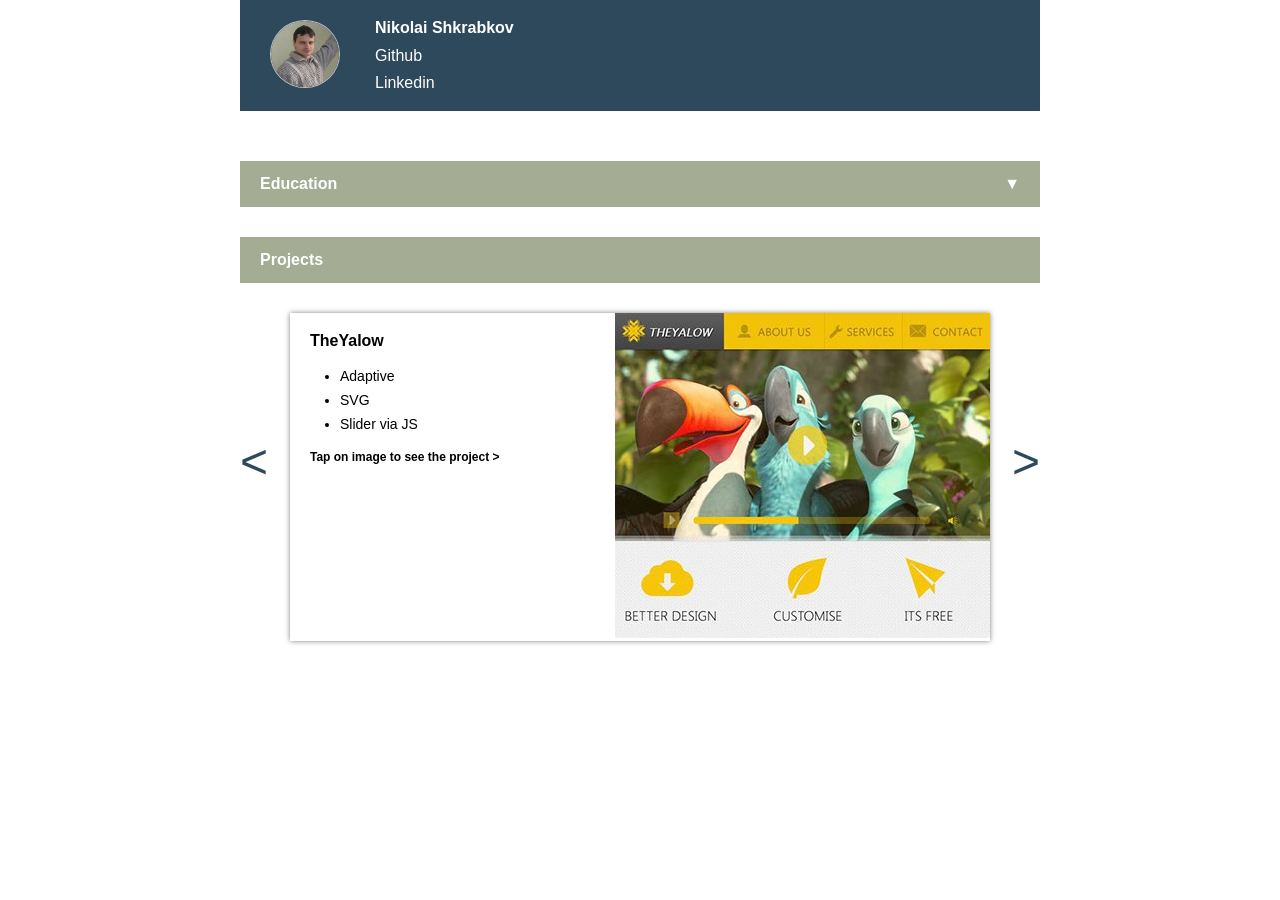
<file: index.html>
<!DOCTYPE html>
<html lang="en">
<head>
  <meta charset="UTF-8">
  <meta name="viewport" content="width=device-width, initial-scale=1.0">
  <meta http-equiv="X-UA-Compatible" content="ie=edge">
  <link rel="stylesheet" href="css/style.css">
  <title>Portfolio</title>
</head>
  <body>
  <header class="header">
    <div>
      <img class="header__photo" src="assets/images/img.jpg" width="70" height="68" alt="Photo">
    </div>
    <div class="header__content">
      <h1 class="name">Nikolai Shkrabkov</h1>
      <a class="links" href="https://github.com/Mikola-Litvin" target="_blank">Github</a>
      <span>
        <a class="links" href="https://www.linkedin.com/in/%D0%BC%D0%B8%D0%BA%D0%BE%D0%BB%D0%B0-%D0%BB%D0%B8%D1%82%D0%B2%D0%B8%D0%BD-176721195/" target="_blank">Linkedin</a>
      </span>
    </div>
  </header>
  <main>
    <section class="education">
      <div id="edu" class="acc-hide" onclick="accTumbler(this.id)"><h2 class="h2 h2_cursor-pointer">Education</h2></div>
      <div class="acc-panel">
          <ul>
            <li class="acc-panel__item">High school, Gomel, Belarus<div>1983-1993</div></li>
            <li class="acc-panel__item">Gomel State University, Gomel, Belarus<div>1993-1998</div></li>
            <li class="acc-panel__item">National Open University "Intuit", Russia<div>2015-2016</div></li>
            <li class="acc-panel__item">Gomel State Technical University, Gomel, Belarus<div>2016-2018</div></li>
            <li class="acc-panel__item">RSSchool Courses, Belarus<div>2019-2020</div></li>
          </ul>
      </div>
    </section>
    <section class="projects">
      <h2 class="h2">Projects</h2>
      <div class="slider">
        <div class="slider__container">
          <div class="slider__item active">
              <div class="description">
                <div class="description__text">
                  <h3 class="h3">TheYalow</h3>
                  <ul class="list">
                    <li class="list__item">Adaptive</li>
                    <li class="list__item">SVG</li>
                    <li class="list__item">Slider via JS</li>
                  </ul>
                  <p>Tap on image to see the project &gt;</p>
                </div>
                <a href="projects/theyalow/index.html"><img src="assets/images/theyalow.jpg" alt="TheYalow"></a>
                <div class="top-panel">show description<span data-showdesc="0"></span></div>
                <div class="bottom-panel">swipe to see other</div>
              </div>
          </div>
          <div class="slider__item">
            <div class="description">
              <div class="description__text">
                <h3 class="h3">Repair Design Project</h3>
                <ul class="list">
                  <li class="list__item">Responsive</li>
                  <li class="list__item">SVG</li>
                  <li class="list__item">Slider + pagination via JS</li>
                </ul>
                <p>Tap on image to see the project &gt;</p>
              </div>
              <a href="projects/repair-design-project/index.html"><img src="assets/images/repair-design-project.jpg" alt="Repair Design Project"></a>
              <div class="top-panel">show description<span data-showdesc="1"></span></div>
              <div class="bottom-panel">swipe to see other</div>
            </div>
          </div>
        </div>
        <div class="slider__control-left">
            <span class="slider__button-left">&lt;</span>
          </div>
          <div class="slider__control-right">
            <span class="slider__button-right">&gt;</span>
        </div>
      </div>
    </section>
  </main>
  <script src="js/lib.js"></script>
  </body> 
</html>
</file>
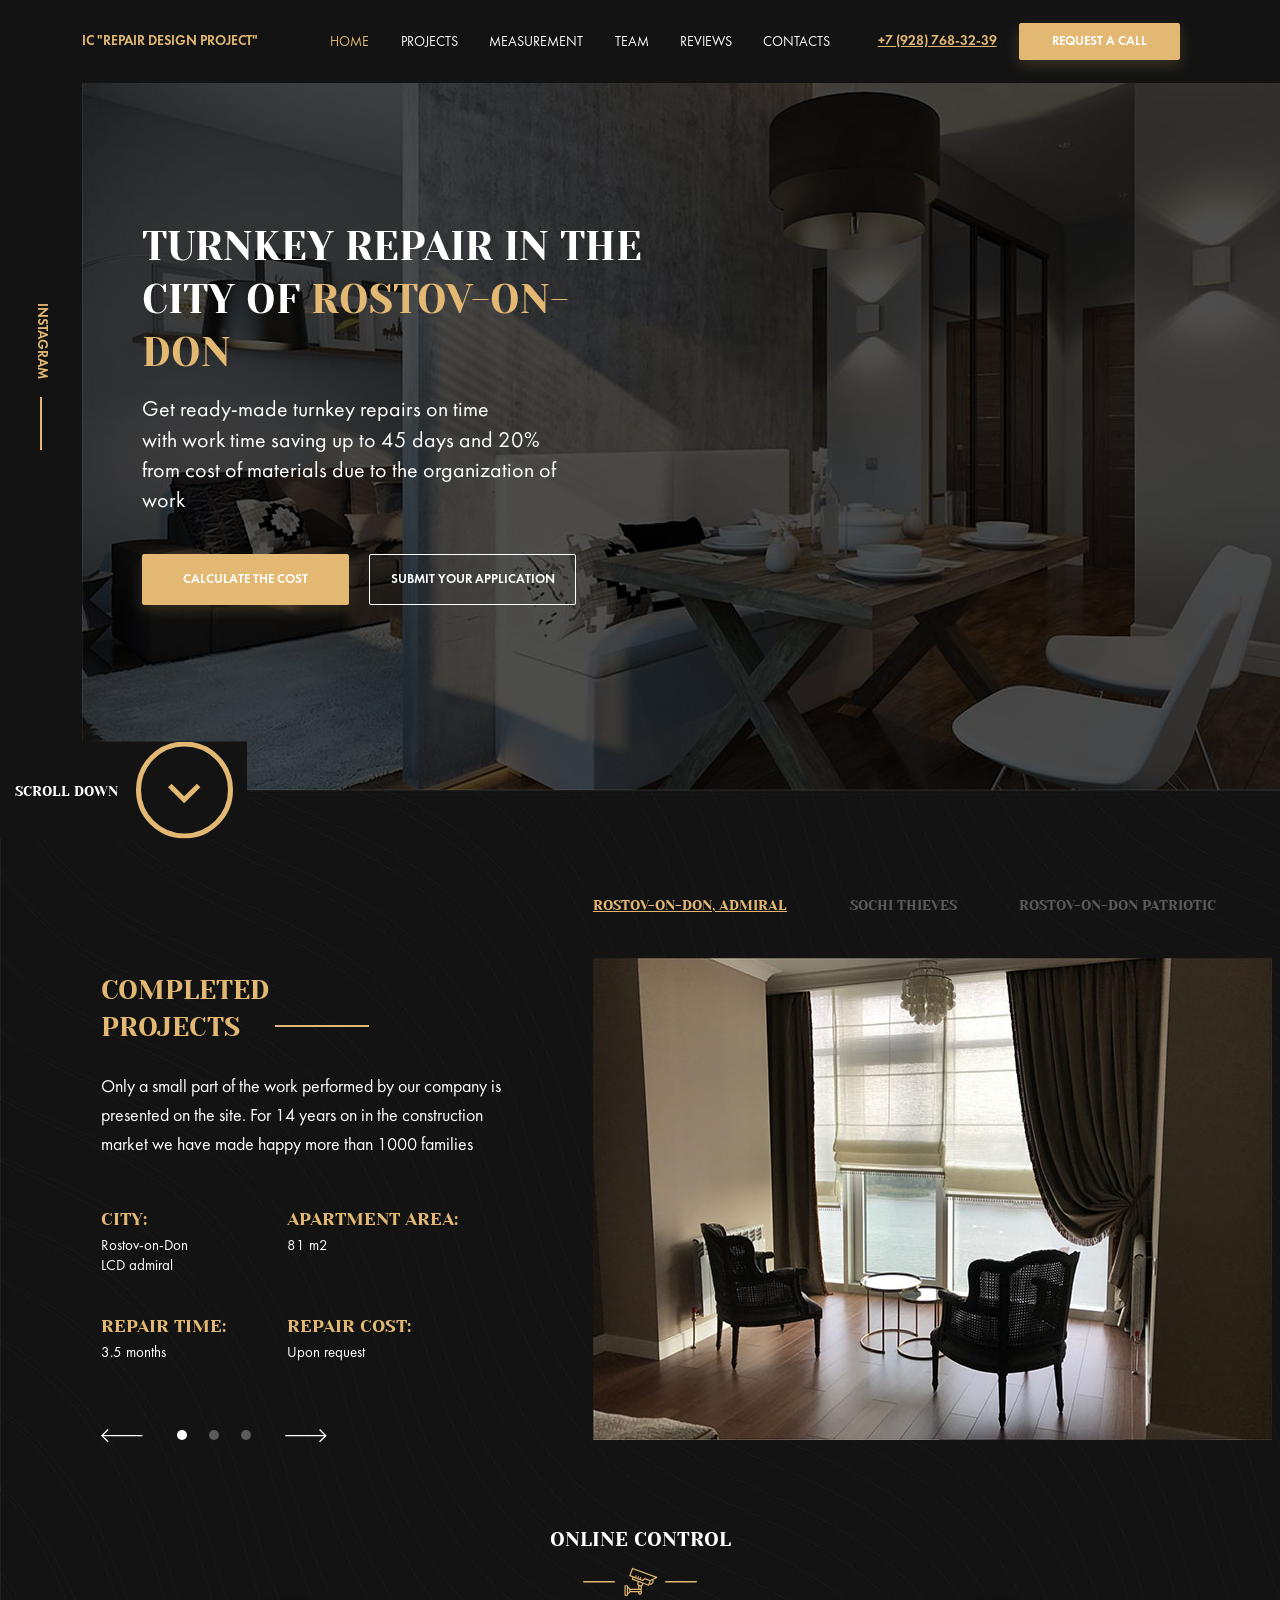
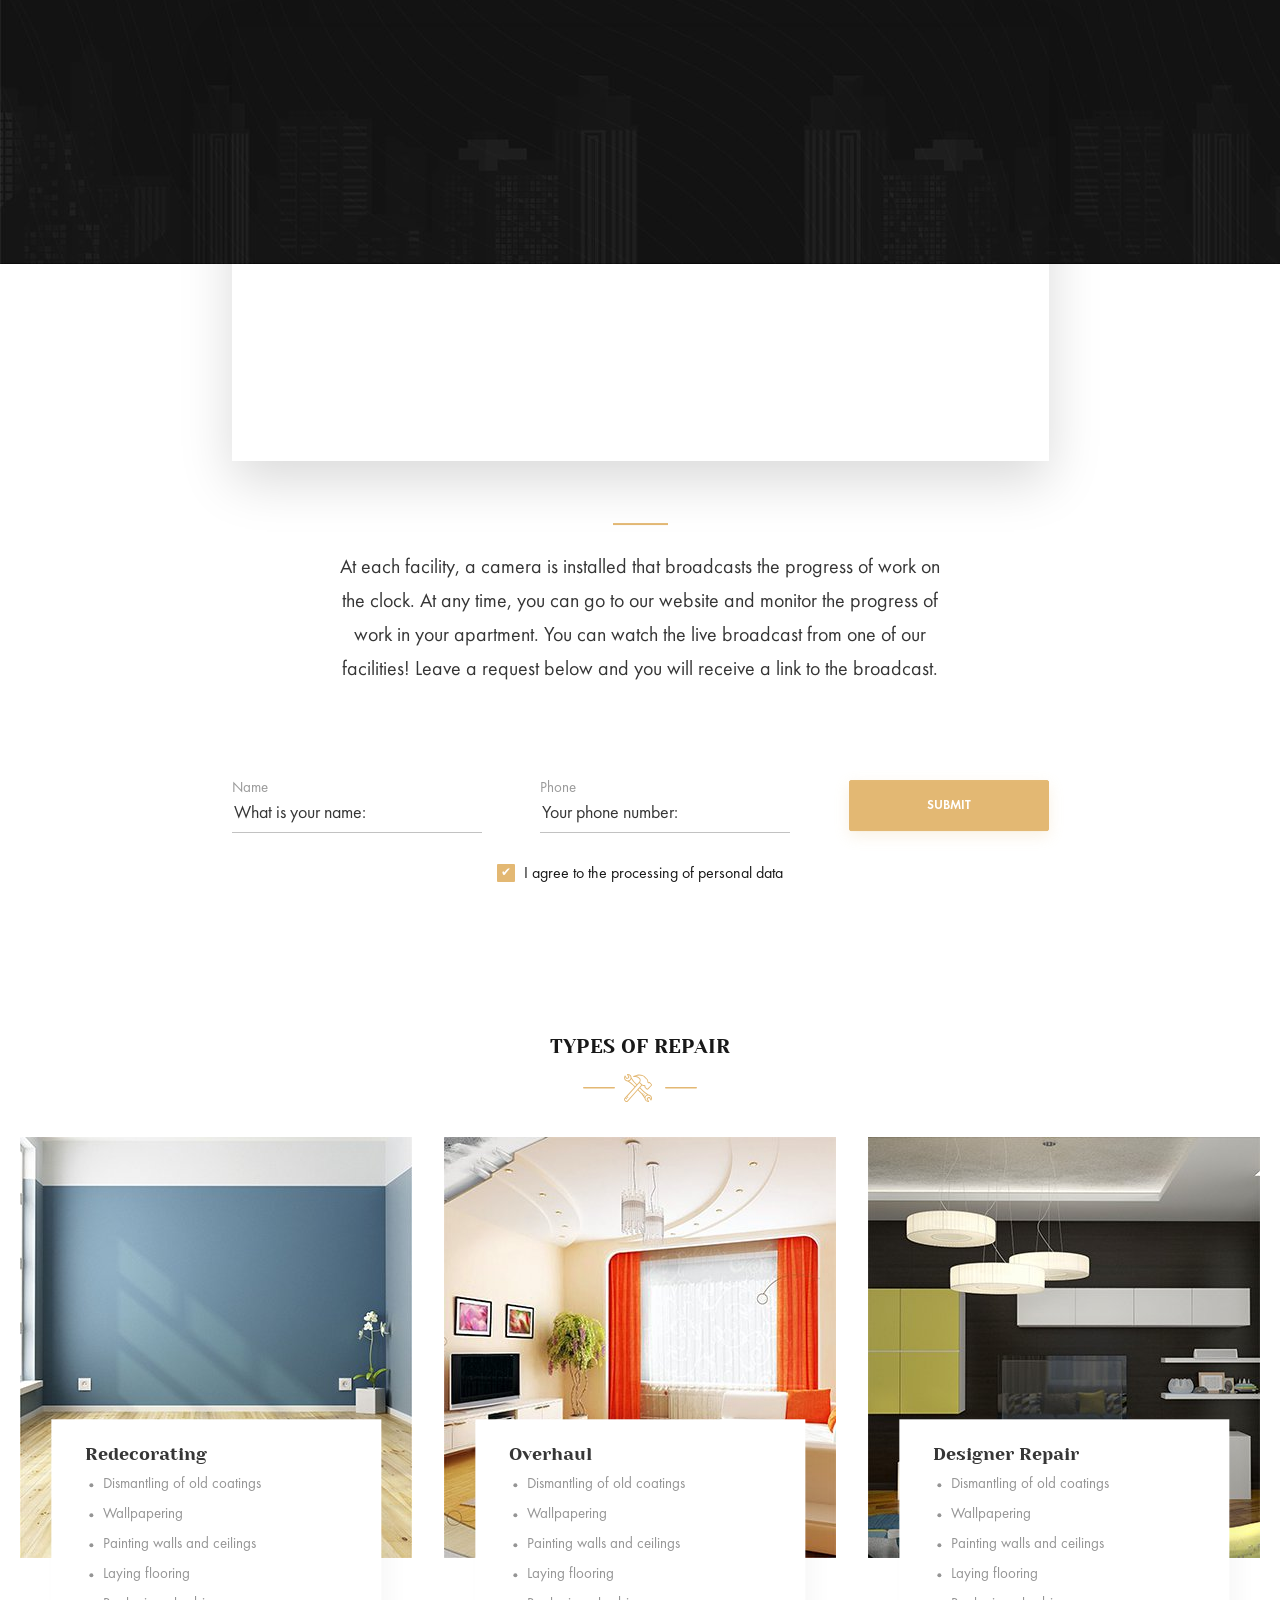
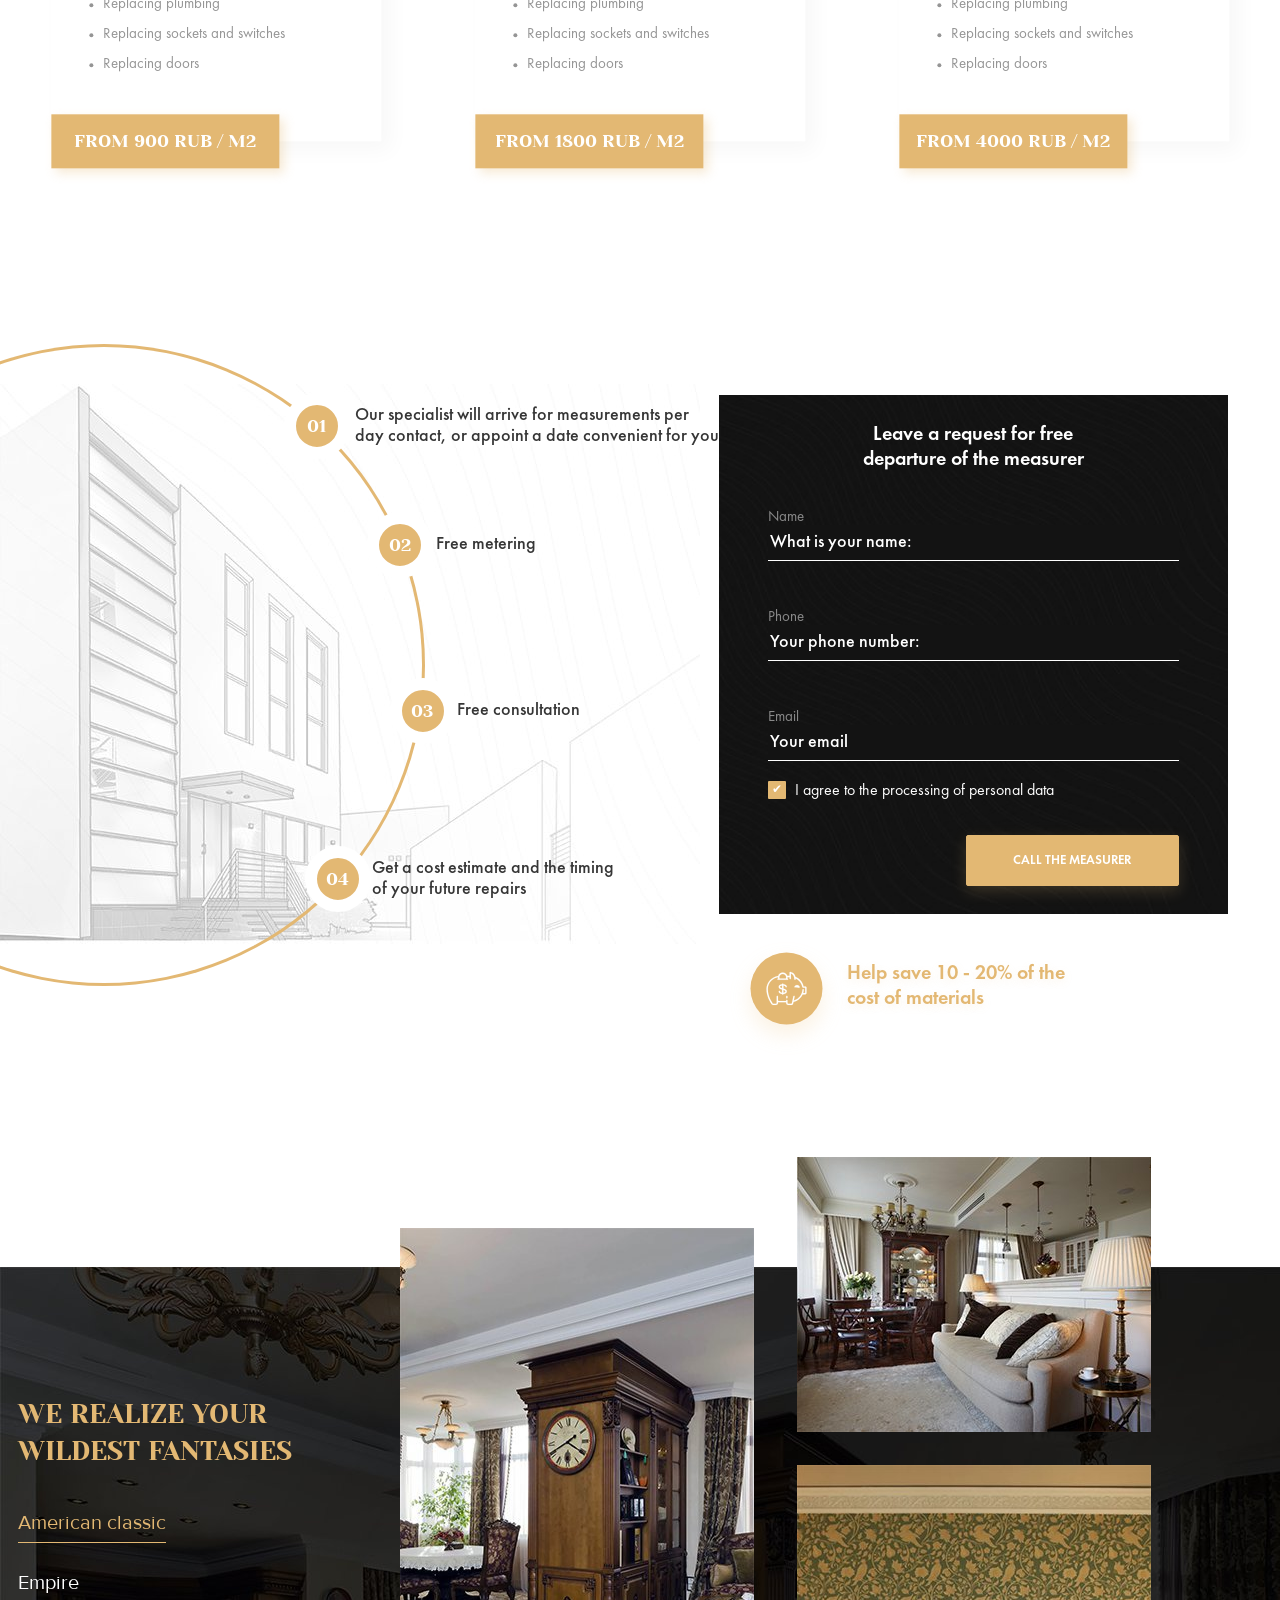
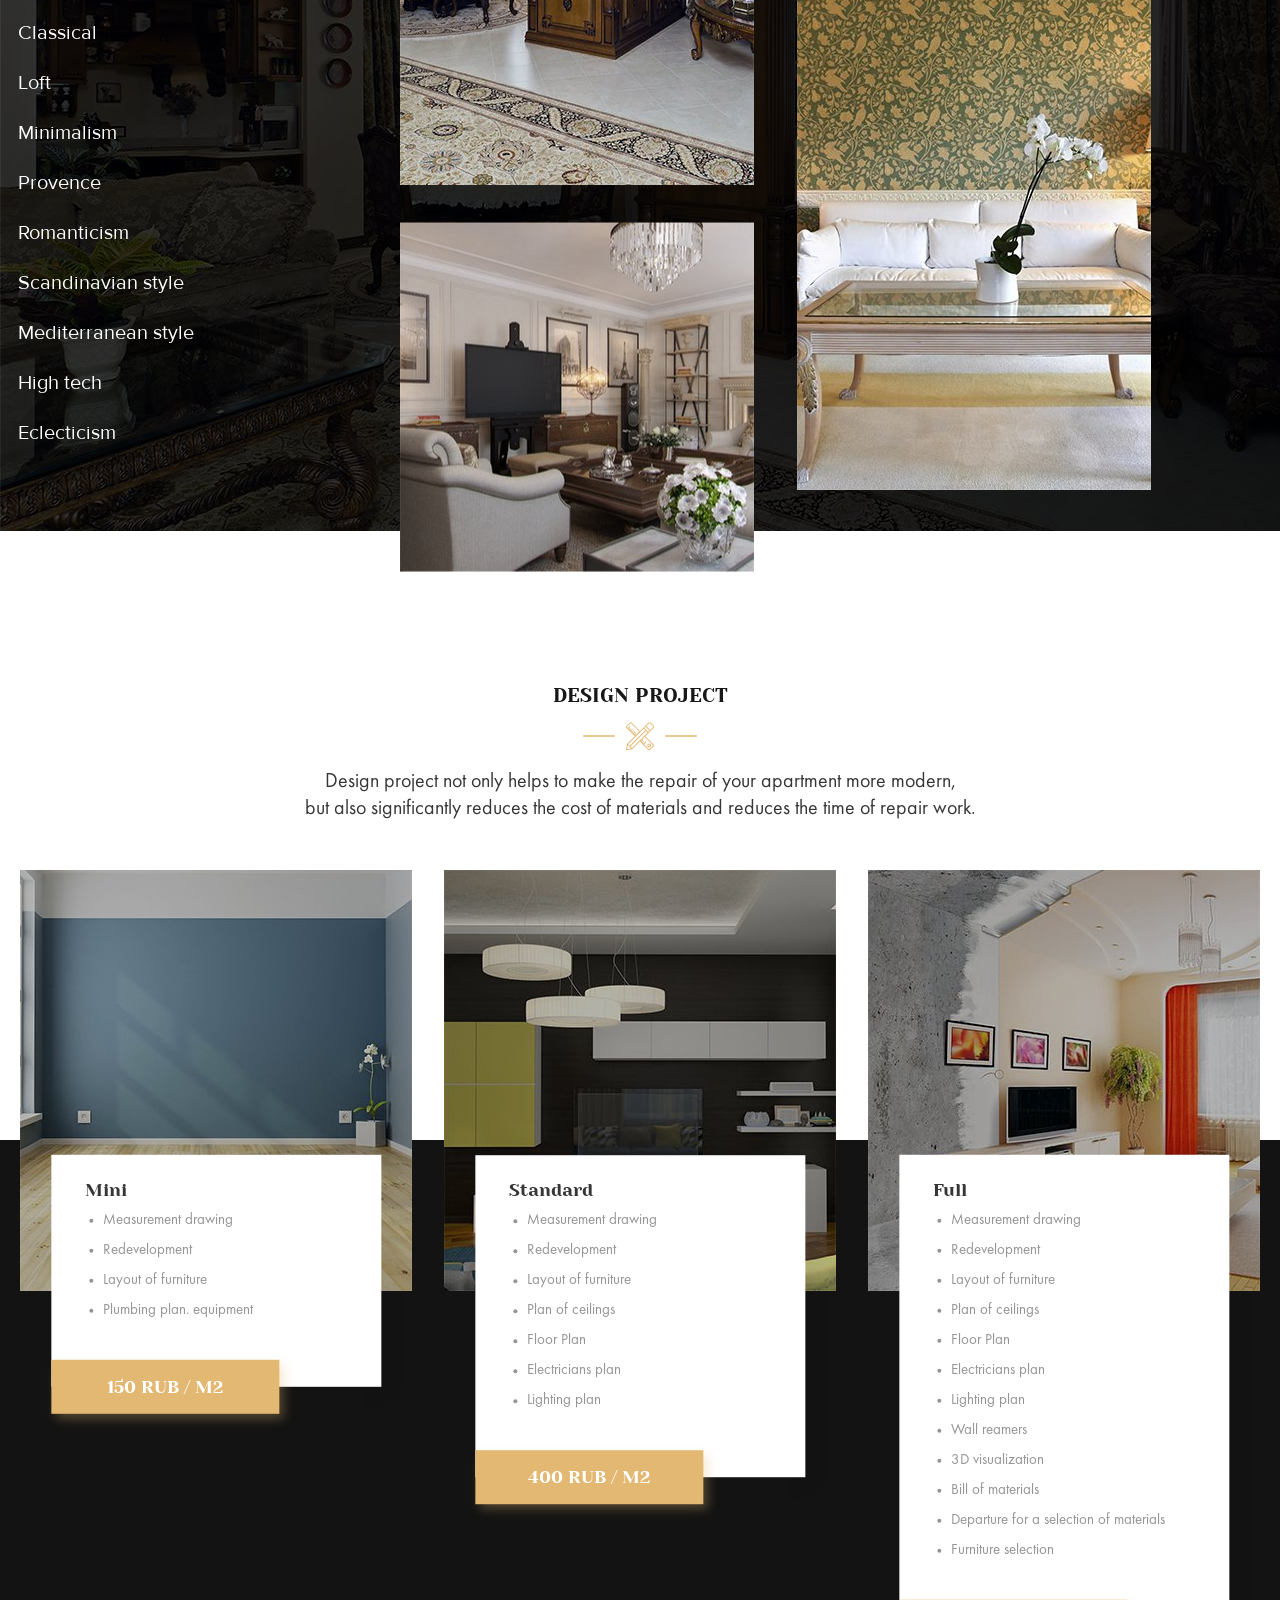
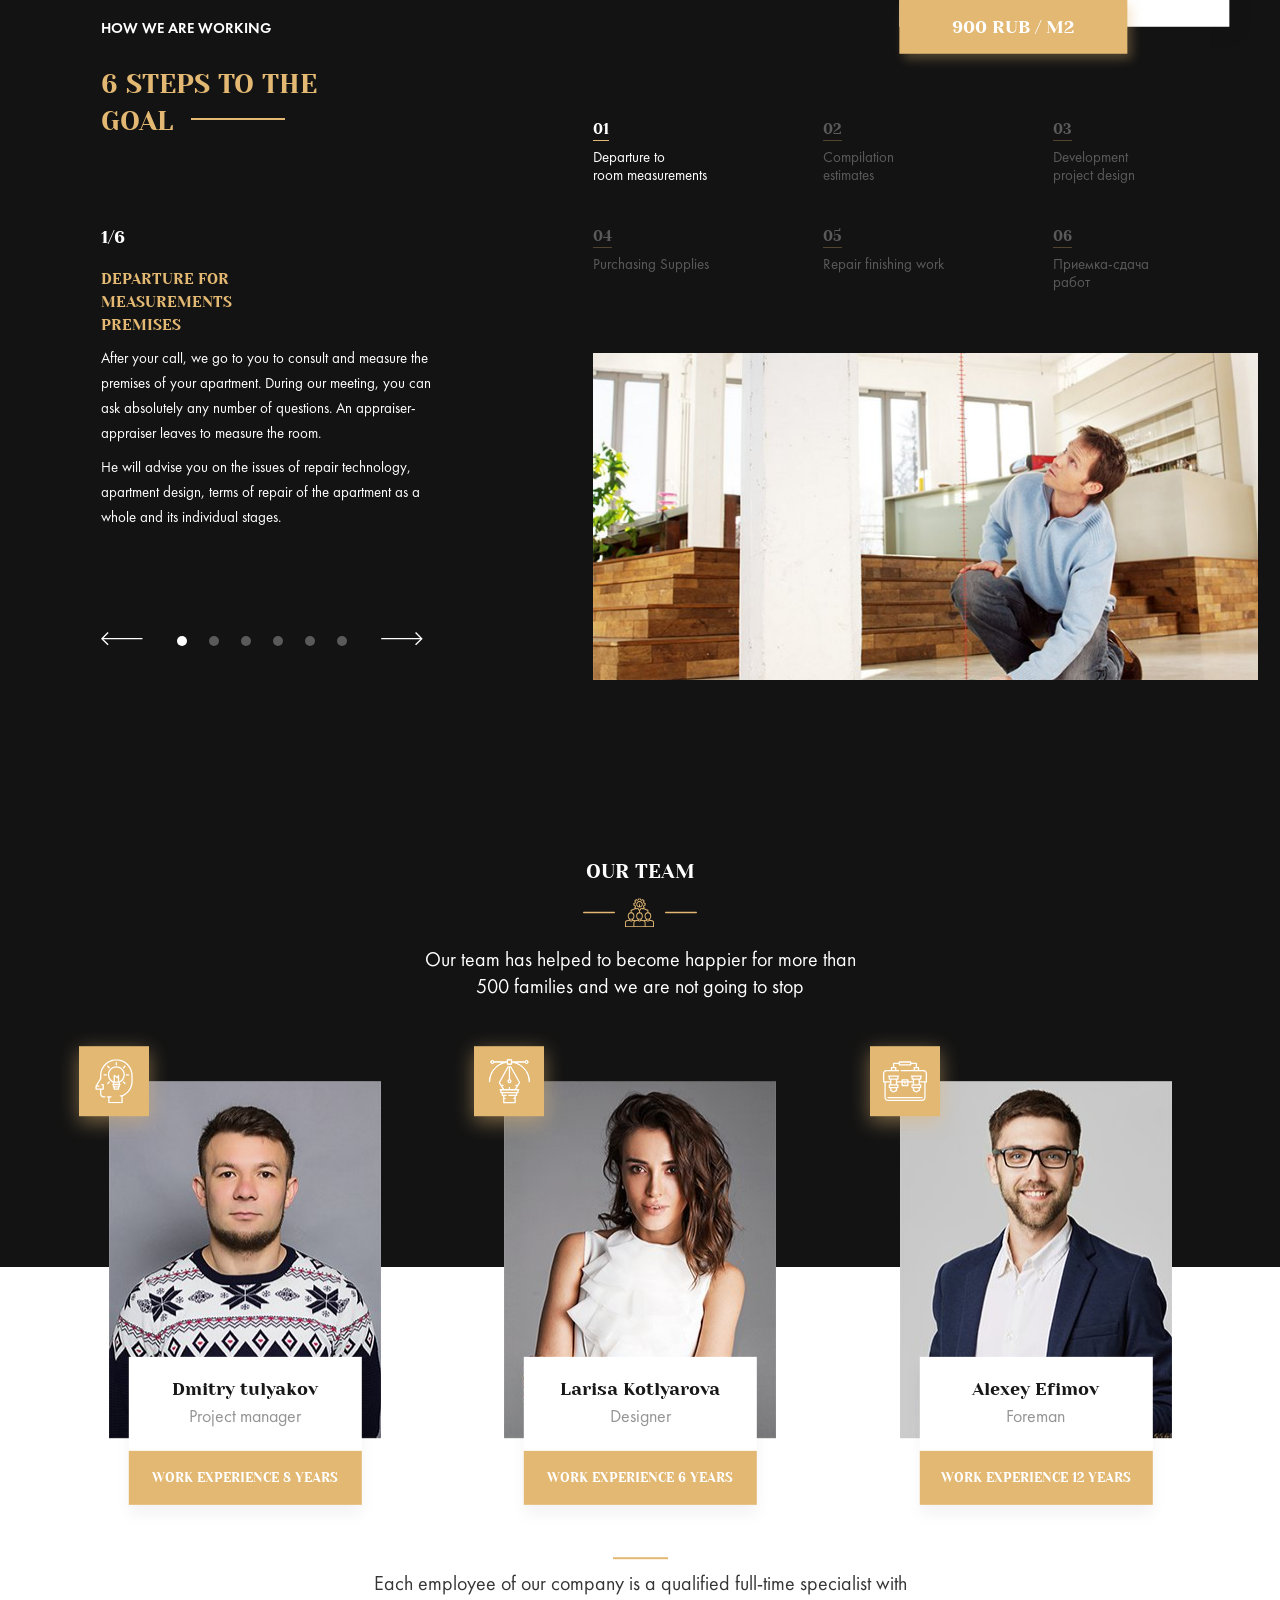
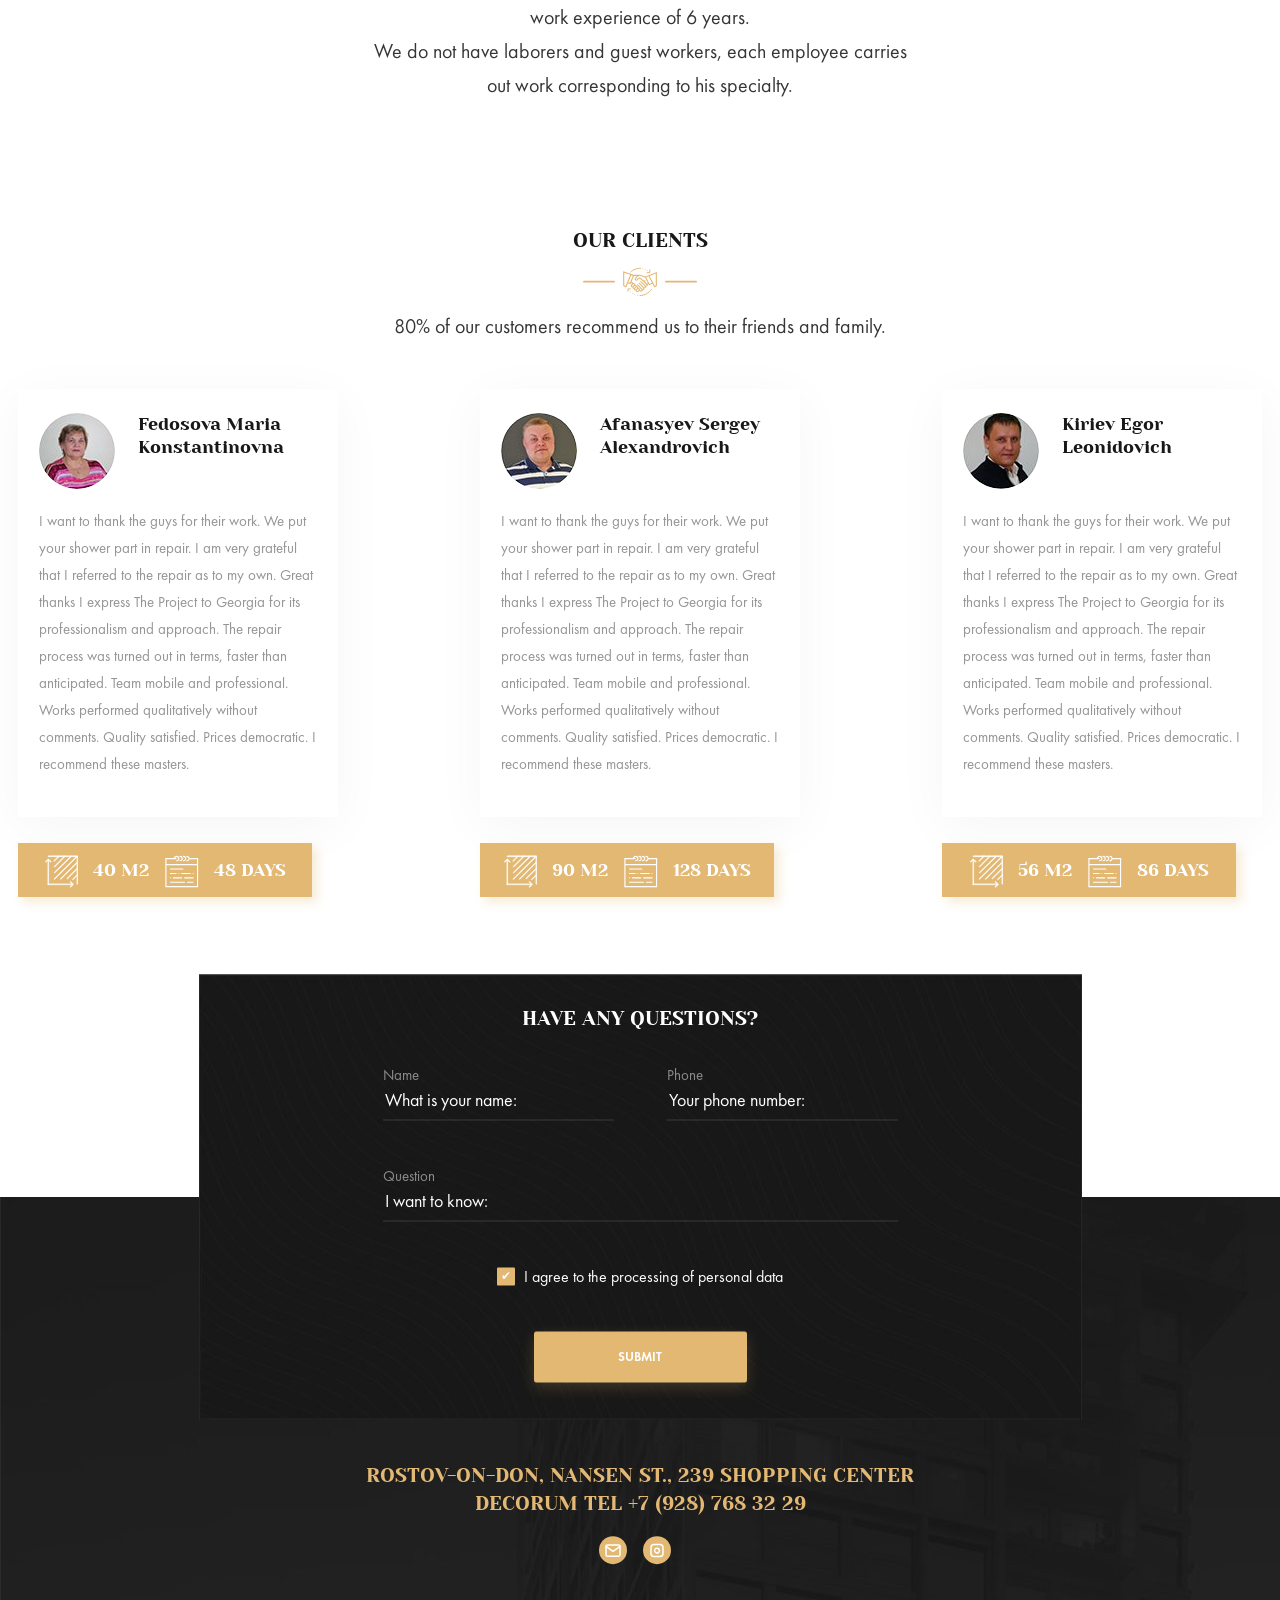
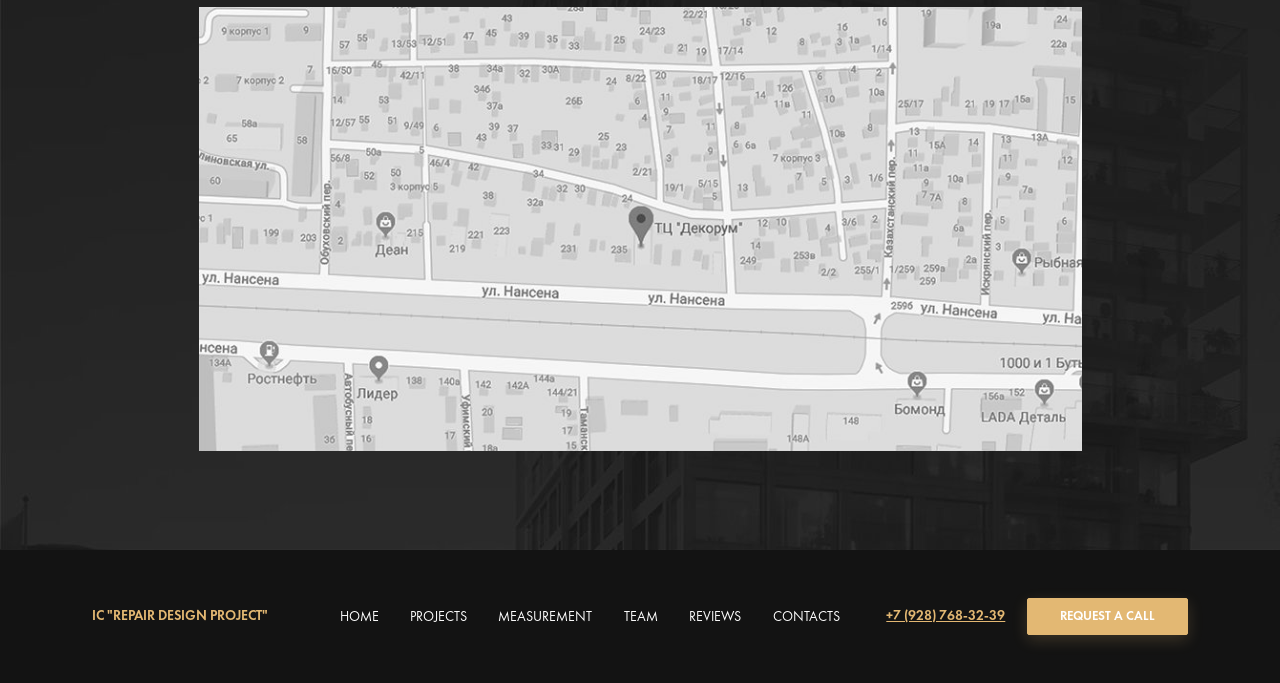
<file: projects/repair-design-project/index.html>
<!DOCTYPE html>
<html lang="en">
<head>
  <meta charset="UTF-8">
  <meta name="viewport" content="width=device-width, initial-scale=1.0">
  <meta http-equiv="X-UA-Compatible" content="ie=edge">
  <link rel="stylesheet" href="css/style.css">
  <title>Document</title>
</head>
<body>
  <header class="header">
    <h1 class="logo">IC "Repair Design Project"</h1>
    <nav class="nav">
      <ul class="menu">
        <li class="menu__item">
          <a class="menu__link menu__link_selected" href="#">Home</a>
        </li>
        <li class="menu__item">
          <a class="menu__link" href="#">Projects</a>
        </li>
        <li class="menu__item">
          <a class="menu__link" href="#">Measurement</a>
        </li>
        <li class="menu__item">
          <a class="menu__link" href="#">Team</a>
        </li>
        <li class="menu__item">
          <a class="menu__link" href="#">Reviews</a>
        </li>
        <li class="menu__item">
          <a class="menu__link" href="#">Contacts</a>
        </li>
      </ul>
    </nav>
    <a class="phone" href="tel: +79287683239">+7 (928) 768-32-39</a>
    <button class="button" href="#">Request a call</button>
  </header>
  <section class="main-block1">
    <div class="main-block1__col_left">
      <a class="main-block1__link" href="#">Instagram</a>
    </div>
    <div class="main-block1__col_right">
      <div class="main-block1__content">
        <p class="main-block1__text">
          Turnkey Repair in the 
          city of <strong>Rostov-on-Don</strong>
        </p>
        <p class="main-block1__text">
          Get ready-made turnkey repairs on time<br>
          with work time saving up to 45 days and 20% from
          cost of materials due to the organization of work
        </p>
        <button class="button" href="#">Calculate the cost</button>
        <button class="button button_transparent" href="#">Submit your application</button>
      </div>
      <a class="scroll-down" href="#"><span>Scroll down</span>
        <img class="scroll-down__image" src="assets/images/scroll-down.svg" alt="scroll down">
      </a>
    </div>
  </section>
  <section class="main-block2">
    <div class="mb2-col_left">
      <h2 class="h2 h2_hazel h2_with-line">Completed projects</h2>
      <p class="mb2-col__text">
        Only a small part of the work performed by our company is presented on the site. For 14 years on in the construction 
        market we have made happy more than 1000 families
      </p>
      <div class="slider slider_for-phone">
        <div class="slider__item">
          <img class="slider__content" src="assets/images/slider-img1.jpg" alt="image">
        </div>
        <div class="slider__item">
          <img class="slider__content" src="assets/images/slider-img2.jpg" alt="image">
        </div>
          <img class="slider__button slider__button_left" src="assets/images/slider-button.svg" alt="slider_button">
          <img class="slider__button" src="assets/images/slider-button.svg" alt="slider_button">
      </div>
      <ul class="mb2-col__list">
        <li class="mb2-col__list-item mb2-col__list-item_top-left">
          <strong>City:</strong>Rostov-on-Don <br>LCD admiral
        </li>
        <li class="mb2-col__list-item mb2-col__list-item_top-right">
          <strong>Apartment area:</strong>81 m2
        </li >
        <li class="mb2-col__list-item mb2-col__list-item_bottom-left">
          <strong>Repair time:</strong>3.5 months
        </li>
        <li class="mb2-col__list-item mb2-col__list-item_bottom-right">
          <strong>Repair Cost:</strong>Upon request
        </li>
      </ul>
      <div class="pagination">
        <img class="pagination__arrow" src="assets/images/arrow-left.svg" alt="arrow-left">
        <span class="pagination__circle pagination__circle_checked"></span>
        <span class="pagination__circle"></span>
        <span class="pagination__circle"></span>
        <img class="pagination__arrow" src="assets/images/arrow-right.svg" alt="arrow-right">
      </div>
    </div>
    <div class="mb2-col_right">
      <ul class="nav-bar">
        <li class="nav-bar__item">
          <a class="nav-bar__link nav-bar__link_selected" href="#">Rostov-on-Don, Admiral</a>
        </li>
        <li class="nav-bar__item">
          <a class="nav-bar__link" href="#">Sochi Thieves</a>
        </li>
        <li class="nav-bar__item">
          <a class="nav-bar__link" href="#">Rostov-on-Don Patriotic</a>
        </li>
      </ul>
      <div class="slider">
        <div class="slider__item">
          <img class="slider__content" src="assets/images/slider-img1.jpg" alt="image">
        </div>
        <div class="slider__item">
          <img class="slider__content" src="assets/images/slider-img2.jpg" alt="image">
        </div>
          <img class="slider__button" src="assets/images/slider-button.svg" alt="slider_button">
      </div>
    </div>
  </section>
  <section class="main-block3">
    <di class="youtube">
      <h2 class="h2 h2_white">
        Online control
        <img class="h2__item" src="assets/images/online-control.svg" alt="Online-control icon">
      </h2>
      <iframe class="youtube__content" width="817" height="434" src="https://www.youtube.com/embed/zx9p-m7Oqag" 
        frameborder="0" allow="accelerometer; autoplay; encrypted-media; gyroscope; picture-in-picture" 
        allowfullscreen>
      </iframe>
    </di>
    <hr class="hr">
    <p class="main-block3__text">
      At each facility, a camera is installed that broadcasts the progress of work on the clock. 
      At any time, you can go to our website and monitor the progress of work in your apartment. 
      You can watch the live broadcast from one of our facilities! 
      Leave a request below and you will receive a link to the broadcast.
    </p>
    <form class="form">
      <div class="form__item">
        <label class="form__label" for="name">Name</label>
        <input class="form__input-text" type="text" name="name" id="name" value="What is your name:">
      </div>
      <div class="form__item">
        <label class="form__label" for="phone">Phone</label>
        <input class="form__input-text" type="text" name="phone" id="phone" value="Your phone number:">
      </div>
      <div class="form__item_checkbox">
        <input class="form__input-checkbox" type="checkbox" name="agree" id="agree" checked>
        <label class="form__label" for="agree">I agree to the processing of personal data</label>
      </div>
      <div class="form__item_submit">
        <input class="button form__input-submit" type="submit" value="Submit">
      </div>
    </form>
  </section>
  <section class="main-block4">
    <h2 class="h2">
      Types of repair
      <img class="h2__item" src="assets/images/types-of-repair.svg" alt="Types of repair icon">
    </h2>
    <div class="mb4-col">
      <img class="mb4-col__image" src="assets/images/types-repair1.jpg" alt="Types-repair1 image">
      <ul class="mb4-col__list">
        <h3 class="h3">Redecorating</h3>
        <li class="mb4-col__list-item">Dismantling of old coatings</li>
        <li class="mb4-col__list-item">Wallpapering</li>
        <li class="mb4-col__list-item">Painting walls and ceilings</li>
        <li class="mb4-col__list-item">Laying flooring</li>
        <li class="mb4-col__list-item">Replacing plumbing</li>
        <li class="mb4-col__list-item">Replacing sockets and switches</li>
        <li class="mb4-col__list-item">Replacing doors</li>
        <span class="mb4-col__cost">from 900 rub / m2</span>
      </ul>
    </div>
    <div class="mb4-col">
      <img class="mb4-col__image" src="assets/images/types-repair2.jpg" alt="Types-repair2 image" >
      <ul class="mb4-col__list">
        <h3 class="h3">Overhaul</h3>
        <li class="mb4-col__list-item">Dismantling of old coatings</li>
        <li class="mb4-col__list-item">Wallpapering</li>
        <li class="mb4-col__list-item">Painting walls and ceilings</li>
        <li class="mb4-col__list-item">Laying flooring</li>
        <li class="mb4-col__list-item">Replacing plumbing</li>
        <li class="mb4-col__list-item">Replacing sockets and switches</li>
        <li class="mb4-col__list-item">Replacing doors</li>
        <span class="mb4-col__cost">from 1800 rub / m2</span>
      </ul>
    </div>
    <div class="mb4-col">
      <img class="mb4-col__image" src="assets/images/types-repair3.jpg" alt="Types-repair3 image">
      <ul class="mb4-col__list">
        <h3 class="h3">Designer Repair</h3>
        <li class="mb4-col__list-item">Dismantling of old coatings</li>
        <li class="mb4-col__list-item">Wallpapering</li>
        <li class="mb4-col__list-item">Painting walls and ceilings</li>
        <li class="mb4-col__list-item">Laying flooring</li>
        <li class="mb4-col__list-item">Replacing plumbing</li>
        <li class="mb4-col__list-item">Replacing sockets and switches</li>
        <li class="mb4-col__list-item">Replacing doors</li>
        <span class="mb4-col__cost">from 4000 rub / m2</span>
      </ul>
    </div>
  </section>
  <section class="main-block5">
    <div class="mb5-col_left">
      <ul class="mb5-col__list">
        <li class="mb5-col__list-item">Our specialist will arrive for measurements per day contact, or appoint a date convenient for you</li>
        <li class="mb5-col__list-item">Free metering</li>
        <li class="mb5-col__list-item">Free consultation</li>
        <li class="mb5-col__list-item">Get a cost estimate and the timing of your future repairs</li>
      </ul>
    </div>
    <div class="mb5-col_right">
      <form class="form">
        <p class="form__text">Leave a request for free departure of the measurer</p>
        <div class="form__item">
          <label class="form__label" for="name">Name</label>
          <input class="form__input-text" type="text" name="name" id="name" value="What is your name:">
        </div>
        <div class="form__item">
          <label class="form__label" for="phone">Phone</label>
          <input class="form__input-text" type="text" name="phone" id="phone" value="Your phone number:">
        </div>
        <div class="form__item">
            <label class="form__label" for="email">Email</label>
            <input class="form__input-text" type="text" name="email" id="email" value="Your email">
          </div>
        <div class="form__item_checkbox">
          <input class="form__input-checkbox" type="checkbox" name="agree" id="agree" checked>
          <label class="form__label" for="agree">I agree to the processing of personal data</label>
        </div>
        <div class="form__item_submit">
          <input class="button form__input-submit" type="submit" value="Call the measurer">
        </div>
      </form>
      <p class="md5-col__content">
        <img class="mb5-col__image" src="assets/images/moneybox.svg" alt="moneybox image">
        Help save 10 - 20% of the cost of materials
      </p>
    </div>
  </section>
  <section class="main-block6">
    <div class="mb6-col_left">
      <h2 class="h2 h2_hazel">We realize your wildest fantasies</h2>
      <ul class="mb6-col__list">
        <li class="mb6-col__list-item">American classic</li>
        <li class="mb6-col__list-item">Empire</li>
        <li class="mb6-col__list-item">Classical</li>
        <li class="mb6-col__list-item">Loft</li>
        <li class="mb6-col__list-item">Minimalism</li>
        <li class="mb6-col__list-item">Provence</li>
        <li class="mb6-col__list-item">Romanticism</li>
        <li class="mb6-col__list-item">Scandinavian style</li>
        <li class="mb6-col__list-item">Mediterranean style</li>
        <li class="mb6-col__list-item">High tech</li>
        <li class="mb6-col__list-item">Eclecticism</li>
      </ul>
      <div class="slider slider_for-phone">
        <div class="slider__item">
          <img class="slider__content" src="assets/images/slider-img3.jpg" alt="image">
        </div>
          <img class="slider__button slider__button_left" src="assets/images/slider-button.svg" alt="slider_button">
          <img class="slider__button" src="assets/images/slider-button.svg" alt="slider_button">
      </div>
    </div>
    <div class="mb6-col_right">
        <img class="mb6-col__image" src="assets/images/fantasy1.jpg" alt="Fantasy image">
        <img class="mb6-col__image" src="assets/images/fantasy2.jpg" alt="Fantasy image">
        <img class="mb6-col__image" src="assets/images/fantasy3.jpg" alt="Fantasy image">
        <img class="mb6-col__image" src="assets/images/fantasy4.jpg" alt="Fantasy image">
    </div>
  </section>
  <section class="main-block7">
    <h2 class="h2">
      Design project
      <img class="h2__item" src="assets/images/design-project.svg" alt="Design project icon">
    </h2>
    <p class="main-block7__text">
      Design project not only helps to make the repair of your apartment more modern, <br>
      but also significantly reduces the cost of materials and reduces the time of repair work.
    </p>
    <div class="mb7-col">
      <img class="mb7-col__image" src="assets/images/types-repair1-v2.jpg" alt="Types-repair1 image">
      <ul class="mb7-col__list">
        <h3 class="h3">Mini</h3>
        <li class="mb7-col__list-item">Measurement drawing</li>
        <li class="mb7-col__list-item">Redevelopment</li>
        <li class="mb7-col__list-item">Layout of furniture</li>
        <li class="mb7-col__list-item">Plumbing plan. equipment</li>
        <span class="mb7-col__cost">150 rub / m2</span>
      </ul>
    </div>
    <div class="mb7-col">
      <img class="mb7-col__image" src="assets/images/types-repair3-v2.jpg" alt="Types-repair2 image" >
      <ul class="mb7-col__list">
        <h3 class="h3">Standard</h3>
        <li class="mb7-col__list-item">Measurement drawing</li>
        <li class="mb7-col__list-item">Redevelopment</li>
        <li class="mb7-col__list-item">Layout of furniture</li>
        <li class="mb7-col__list-item">Plan of ceilings</li>
        <li class="mb7-col__list-item">Floor Plan</li>
        <li class="mb7-col__list-item">Electricians plan</li>
        <li class="mb7-col__list-item">Lighting plan</li>
        <span class="mb7-col__cost">400 rub / m2</span>
      </ul>
    </div>
    <div class="mb7-col">
      <img class="mb7-col__image" src="assets/images/types-repair2-v2.jpg" alt="Types-repair3 image">
      <ul class="mb7-col__list">
        <h3 class="h3">Full</h3>
        <li class="mb7-col__list-item">Measurement drawing</li>
        <li class="mb7-col__list-item">Redevelopment</li>
        <li class="mb7-col__list-item">Layout of furniture</li>
        <li class="mb7-col__list-item">Plan of ceilings</li>
        <li class="mb7-col__list-item">Floor Plan</li>
        <li class="mb7-col__list-item">Electricians plan</li>
        <li class="mb7-col__list-item">Lighting plan</li>
        <li class="mb7-col__list-item">Wall reamers</li>
        <li class="mb7-col__list-item">3D visualization</li>
        <li class="mb7-col__list-item">Bill of materials</li>
        <li class="mb7-col__list-item">Departure for a selection of materials</li>
        <li class="mb7-col__list-item">Furniture selection</li>
        <span class="mb7-col__cost">900 rub / m2</span>
      </ul>
    </div>
  </section>
  <section class="main-block8">
    <div class="mb8-col_left">
      <span class="mb8-col__span">How we are working</span>
      <h2 class="h2 h2_hazel h2_with-line">6 steps to the goal</h2>
      <div class="mb8-col__content">
        <span class="mb8-col__pages-counter">1/6</span>
        <h3>Departure for measurements premises</h3>
        <p class="mb8-col__text">
          After your call, we go to you to consult and measure the premises of your apartment. 
          During our meeting, you can ask absolutely any number of questions. 
          An appraiser-appraiser leaves to measure the room.
        </p>
        <p class="mb8-col__text">
          He will advise you on the issues of repair technology, apartment design, 
          terms of repair of the apartment as a whole and its individual stages.
        </p>
      </div>
      <div class="pagination">
        <img class="pagination__arrow-left" src="assets/images/arrow-left.svg" alt="arrow-left">
        <span class="pagination__circle pagination__circle_checked"></span>
        <span class="pagination__circle"></span>
        <span class="pagination__circle"></span>
        <span class="pagination__circle"></span>
        <span class="pagination__circle"></span>
        <span class="pagination__circle"></span>
        <img class="pagination__arrow-right" src="assets/images/arrow-right.svg" alt="arrow-right">
      </div>
    </div>
    <div class="mb8-col_right">
      <ol class="mb8-col__list">
        <li class="mb8-col__list-item mb8-col__list-item_selected"><br>Departure to <br>room measurements</li>
        <li class="mb8-col__list-item"><br>Compilation <br>estimates</li>
        <li class="mb8-col__list-item"><br>Development <br>project design</li>
        <li class="mb8-col__list-item"><br>Purchasing Supplies</li>
        <li class="mb8-col__list-item"><br>Repair finishing work</li>
        <li class="mb8-col__list-item"><br>Приемка-сдача <br>работ</li>
      </ol>
      <img class="mb8-col__image" src="assets/images/steps-to-goal.jpg" alt="Steps to the goal image" >
    </div>
  </section>
  <section class="main-block9">
    <h2 class="h2 h2_white">
      Our team
      <img class="h2__item" src="assets/images/our-team-icon.svg" alt="Our team icon">
    </h2>
    <p class="main-block9__text main-block9__text_white">Our team has helped to become happier for more than 500 families and we are not going to stop</p>
    <div class="main-block9__wrapper">
      <div class="mb9-col">
        <img src="assets/images/manager-photo.jpg" alt="" class="mb9-col__image">
        <p class="mb9-col__info">
          <strong>Dmitry tulyakov</strong>
          Project manager
          <span>Work experience 8 years</span>
        </p>
        <img class="mb9-col__icon" src="assets/images/manager.svg" alt="Project manager icon">
      </div>
      <div class="mb9-col">
        <img src="assets/images/designer-photo.jpg" alt="" class="mb9-col__image">
        <p class="mb9-col__info">
          <strong>Larisa Kotlyarova</strong>
          Designer
          <span>Work experience 6 years</span>
        </p>
        <img class="mb9-col__icon" src="assets/images/designer-icon.svg" alt="Designer icon">
      </div>
      <div class="mb9-col">
        <img src="assets/images/foreman-photo.jpg" alt="" class="mb9-col__image">
        <p class="mb9-col__info">
          <strong>Alexey Efimov</strong>
          Foreman
          <span>Work experience 12 years</span>
        </p>
        <img class="mb9-col__icon" src="assets/images/foreman-icon.svg" alt="Foreman icon">
      </div>
    </div>
    <hr class="hr">
    <p class="main-block9__text">
      Each employee of our company is a qualified full-time specialist with work experience of 6 years. <br>
      We do not have laborers and guest workers, each employee carries out work corresponding to his specialty.
    </p>
  </section>
  <section class="main-block10">
    <h2 class="h2">
      Our clients
      <img class="h2__item" src="assets/images/our-clients-icon.svg" alt="Our clients icon">
    </h2>
    <p class="main-block10__text">80% of our customers recommend us to their friends and family.</p>
    <div class="mb10-col">
      <strong><img class="mb10-col__image" src="assets/images/costomer1.jpg" alt="Costomer photo">Fedosova Maria Konstantinovna</strong>
      I want to thank the guys for their work. We put your shower part in repair. I am very grateful that I referred to the repair as to my own. 
      Great thanks I express The Project to Georgia for its professionalism and approach. The repair process was turned out in terms, faster than anticipated. 
      Team mobile and professional. Works performed qualitatively without comments. Quality satisfied. Prices democratic. I recommend these masters.
      <span>
        <img class="mb10-col__icon" src="assets/images/square-icon.svg" alt="icon"> 40 m2
        <img class="mb10-col__icon" src="assets/images/calendar-icon.svg" alt="icon"> 48 days
      </span>
    </div>
    <div class="mb10-col">
      <strong><img class="mb10-col__image" src="assets/images/costomer2.jpg" alt="Costomer photo">Afanasyev Sergey Alexandrovich</strong>
      I want to thank the guys for their work. We put your shower part in repair. I am very grateful that I referred to the repair as to my own. 
      Great thanks I express The Project to Georgia for its professionalism and approach. The repair process was turned out in terms, faster than anticipated. 
      Team mobile and professional. Works performed qualitatively without comments. Quality satisfied. Prices democratic. I recommend these masters.
      <span>
        <img class="mb10-col__icon" src="assets/images/square-icon.svg" alt="icon"> 90 m2
        <img class="mb10-col__icon" src="assets/images/calendar-icon.svg" alt="icon"> 128 days
      </span>
    </div>
    <div class="mb10-col">
      <strong><img class="mb10-col__image" src="assets/images/costomer3.jpg" alt="Costomer photo">Kiriev Egor <br>Leonidovich</strong>
      I want to thank the guys for their work. We put your shower part in repair. I am very grateful that I referred to the repair as to my own. 
      Great thanks I express The Project to Georgia for its professionalism and approach. The repair process was turned out in terms, faster than anticipated. 
      Team mobile and professional. Works performed qualitatively without comments. Quality satisfied. Prices democratic. I recommend these masters.
      <span>
        <img class="mb10-col__icon" src="assets/images/square-icon.svg" alt="icon"> 56 m2
        <img class="mb10-col__icon" src="assets/images/calendar-icon.svg" alt="icon"> 86 days
      </span>
    </div>
  </section>
  <section class="main-block11">
    <form class="form">
      <p class="form__text">Have any questions?</p>
      <div class="form__item">
        <label class="form__label" for="name">Name</label>
        <input class="form__input-text" type="text" name="name" id="name" value="What is your name:">
      </div>
      <div class="form__item">
        <label class="form__label" for="phone">Phone</label>
        <input class="form__input-text" type="text" name="phone" id="phone" value="Your phone number:">
      </div>
      <div class="form__item form__item_question">
          <label class="form__label" for="question">Question</label>
          <input class="form__input-text" type="text" name="question" id="question" value="I want to know:">
        </div>
      <div class="form__item form__item_checkbox">
        <input class="form__input-checkbox" type="checkbox" name="agree" id="agree" checked>
        <label class="form__label" for="agree">I agree to the processing of personal data</label>
      </div>
      <div class="form__item form__item_submit">
        <input class="button form__input-submit" type="submit" value="Submit">
      </div>
    </form>
    <div class="location">
      <p class="main-block11__text">
        Rostov-on-Don, Nansen St., 239 Shopping Center
        Decorum Tel <a class="phone_no-underline" href="tel: +79287683239">+7 (928) 768 32 29</a><br>
        <a class="main-block11__link" href="#">
          <img class="main-block11__icon" src="assets/images/social-icon.svg" alt="Social icon">
        </a>
        <a class="main-block11__link" href="#">
          <img class="main-block11__icon" src="assets/images/instagram-icon.svg" alt="Instagram icon">
        </a>
      </p>
      <img class="location__image" src="assets/images/map.jpg">
    </div>
  </section>
  <footer class="footer">
    <p class="logo">IC "Repair Design Project"</p>
    <nav class="nav">
      <ul class="menu">
        <li class="menu__item">
          <a class="menu__link" href="#">Home</a>
        </li>
        <li class="menu__item">
          <a class="menu__link" href="#">Projects</a>
        </li>
        <li class="menu__item">
          <a class="menu__link" href="#">Measurement</a>
        </li>
        <li class="menu__item">
          <a class="menu__link" href="#">Team</a>
        </li>
        <li class="menu__item">
          <a class="menu__link" href="#">Reviews</a>
        </li>
        <li class="menu__item">
          <a class="menu__link" href="#">Contacts</a>
        </li>
      </ul>
    </nav>
    <a class="phone" href="tel: +79287683239">+7 (928) 768-32-39</a>
    <button class="button" href="#">Request a call</button>
  </footer>
</body>
</html>
</file>
<file: css/style.css>
* {
  -webkit-box-sizing: border-box;
          box-sizing: border-box;
  font-size: 1rem;
  font-family: inherit;
}

html, body, div, span, applet, object, iframe, h1, h2, h3, h4, h5, h6, p, blockquote, pre, a, abbr, acronym,
address, big, cite, code, del, dfn, em, img, ins, kbd, q, s, samp, small, strike, strong, sub, sup, tt, var,
b, u, i, center, dl, dt, dd, ol, ul, li, fieldset, form, label, legend, table, caption, tbody, tfoot,
thead, tr, th, td, article, aside, canvas, details, embed, figure, figcaption, footer, header, hgroup,
menu, nav, output, ruby, section, summary, time, mark, audio, video, main {
  margin: 0;
  padding: 0;
  border: 0;
  vertical-align: baseline;
}

article, aside, details, figcaption, figure, footer, header, hgroup, menu, nav, section, main {
  display: block;
}

body {
  line-height: 1;
}

ol, ul {
  list-style: none;
}

blockquote, q {
  quotes: none;
}

blockquote:before, blockquote:after, q:before, q:after {
  content: '';
  content: none;
}

:focus {
  outline: 0;
}

table {
  border-collapse: collapse;
  border-spacing: 0;
}

/* general styles */
html {
  font-family: "Verdana", sans-serif;
  overflow-y: scroll;
}

.name {
  -ms-flex-preferred-size: 40%;
      flex-basis: 40%;
  color: #ffffff;
}

.h2 {
  margin-top: 30px;
  margin-bottom: 30px;
  padding: 15px 20px;
  color: #ffffff;
  background-color: #A4AD93;
}

.h2_cursor-pointer {
  cursor: pointer;
}

.h3 {
  margin-bottom: 20px;
}

.links {
  text-decoration: none;
  color: #ffffff;
}

.links:hover {
  color: #4576D5;
}

/* header */
.header,
main {
  max-width: 800px;
  margin: 0 auto;
}

.header {
  display: -webkit-box;
  display: -ms-flexbox;
  display: flex;
  margin-bottom: 50px;
  padding: 20px 30px;
  background-color: #2D495B;
}

.header__photo {
  margin-right: 35px;
  border-radius: 50%;
  border: 1px solid silver;
}

.header__content {
  display: -webkit-box;
  display: -ms-flexbox;
  display: flex;
  -webkit-box-orient: vertical;
  -webkit-box-direction: normal;
      -ms-flex-direction: column;
          flex-direction: column;
  -ms-flex-line-pack: justify;
      align-content: space-between;
}

.header__content > span {
  color: #ffffff;
}

.header__content > .links {
  -ms-flex-preferred-size: 40%;
      flex-basis: 40%;
}

.acc-show,
.acc-hide {
  position: relative;
}

.acc-show:after {
  content: "\25B2";
  position: absolute;
  top: 50%;
  right: 20px;
  display: inline-block;
  font-size: 16px;
  color: #ffffff;
  cursor: pointer;
  -webkit-transform: translateY(-50%);
          transform: translateY(-50%);
}

.acc-hide:after {
  content: "\25BC";
  position: absolute;
  top: 50%;
  right: 20px;
  display: inline-block;
  font-size: 16px;
  color: #ffffff;
  cursor: pointer;
  -webkit-transform: translateY(-50%);
          transform: translateY(-50%);
}

.acc-show + .acc-panel {
  display: block;
}

.acc-hide + .acc-panel {
  display: none;
}

.acc-panel__item {
  margin-bottom: 20px;
  padding-left: 20px;
  font-size: 14px;
  font-weight: 600;
  color: #131313;
}

.acc-panel__item div {
  margin-top: 10px;
  font-size: 14px;
  font-weight: 400;
}

.slider {
  position: relative;
  width: 100%;
}

.slider__container {
  position: relative;
  overflow: hidden;
  width: 87.5%;
  margin: 0 auto;
  -webkit-box-shadow: 0 0 5px rgba(0, 0, 0, 0.5);
          box-shadow: 0 0 5px rgba(0, 0, 0, 0.5);
}

.slider__item {
  position: relative;
  display: none;
  width: 100%;
  -webkit-animation: 0.5s ease-in-out;
          animation: 0.5s ease-in-out;
}

.slider__item.active, .slider__item.next {
  display: block;
}

.slider__item.next {
  position: absolute;
  top: 0;
  width: 100%;
}

.slider__item.to-left {
  -webkit-animation-name: left;
          animation-name: left;
}

.slider__item.to-right {
  -webkit-animation-name: right;
          animation-name: right;
  animation-direction: reverse;
}

.slider__item.from-left {
  -webkit-animation-name: left;
          animation-name: left;
  animation-direction: reverse;
}

.slider__item.from-right {
  -webkit-animation-name: right;
          animation-name: right;
}

.slider__control-left,
.slider__control-right {
  position: absolute;
  top: 38%;
}

@media (max-width: 640px) {
  .slider__control-left,
  .slider__control-right {
    display: none;
  }
}

.slider__control-left {
  left: 0;
}

.slider__control-right {
  right: 0;
}

.slider__button-left,
.slider__button-right {
  font-size: 48px;
  color: #2D495B;
  cursor: pointer;
  -webkit-transform: translateY(-50%);
          transform: translateY(-50%);
}

@-webkit-keyframes left {
  from {
    left: 0;
  }
  to {
    left: -100%;
  }
}

@keyframes left {
  from {
    left: 0;
  }
  to {
    left: -100%;
  }
}

@-webkit-keyframes right {
  from {
    left: 100%;
  }
  to {
    left: 0;
  }
}

@keyframes right {
  from {
    left: 100%;
  }
  to {
    left: 0;
  }
}

.list {
  margin-bottom: 20px;
  padding-left: 30px;
}

.list__item {
  margin-bottom: 10px;
  font-size: 14px;
  list-style-type: disc;
}

.description {
  position: relative;
  display: -webkit-box;
  display: -ms-flexbox;
  display: flex;
  -webkit-box-pack: justify;
      -ms-flex-pack: justify;
          justify-content: space-between;
}

@media (max-width: 640px) {
  .description {
    -webkit-box-orient: vertical;
    -webkit-box-direction: normal;
        -ms-flex-direction: column;
            flex-direction: column;
    -webkit-box-align: center;
        -ms-flex-align: center;
            align-items: center;
  }
}

.description p {
  font-size: 12px;
  font-weight: 600;
}

.description a {
  cursor: pointer;
}

.description img {
  width: 100%;
}

.description__text {
  padding-top: 20px;
  padding-left: 20px;
  background-color: #ffffff;
}

@media (max-width: 640px) {
  .description__text {
    display: none;
  }
}

.description__text.visible {
  position: absolute;
  top: 50px;
  bottom: 50px;
  left: 0;
  right: 0;
  display: block;
}

.top-panel,
.bottom-panel {
  position: absolute;
  left: 0;
  right: 0;
  display: none;
  height: 50px;
  font-weight: 600;
  color: #ffffff;
  background-color: #2D495B;
}

@media (max-width: 640px) {
  .top-panel,
  .bottom-panel {
    display: -webkit-box;
    display: -ms-flexbox;
    display: flex;
    -webkit-box-pack: justify;
        -ms-flex-pack: justify;
            justify-content: space-between;
    -webkit-box-align: center;
        -ms-flex-align: center;
            align-items: center;
  }
}

.top-panel > span,
.bottom-panel > span {
  display: inline-block;
  width: 40px;
  height: 40px;
  background-color: #A4AD93;
  -webkit-box-shadow: 0 0 5px rgba(0, 0, 0, 0.5);
          box-shadow: 0 0 5px rgba(0, 0, 0, 0.5);
  border: 2px solid #ffffff;
  border-radius: 50px;
}

.top-panel {
  top: 0;
  padding: 0 30px 0 30px;
  -webkit-box-shadow: 0 1px 1px rgba(0, 0, 0, 0.5);
          box-shadow: 0 1px 1px rgba(0, 0, 0, 0.5);
}

.bottom-panel {
  bottom: 0;
  padding: 0 20px 0 20px;
  -webkit-box-shadow: 0 -1px 1px rgba(0, 0, 0, 0.5);
          box-shadow: 0 -1px 1px rgba(0, 0, 0, 0.5);
}

@media (max-width: 640px) {
  .bottom-panel {
    -webkit-box-pack: center;
        -ms-flex-pack: center;
            justify-content: center;
  }
}

.show-project {
  position: absolute;
  top: 0;
  left: 0;
  right: 0;
  bottom: 0;
  z-index: 10;
}

.show-project iframe {
  display: block;
  height: 100vh;
  background-color: #ffffff;
}

.show-project iframe.mobile {
  width: 375px;
  margin: 0 auto;
}

.toggle-button,
.back-button {
  position: fixed;
  right: 200px;
  width: 130px;
  height: 50px;
  font-size: 24px;
  text-align: center;
  line-height: 43px;
  color: #ffffff;
  cursor: pointer;
  -webkit-box-shadow: 0 0 5px rgba(0, 0, 0, 0.5);
          box-shadow: 0 0 5px rgba(0, 0, 0, 0.5);
  border: 2px solid #ffffff;
  border-radius: 18%;
}

@media (max-width: 640px) {
  .toggle-button,
  .back-button {
    right: 20px;
  }
}

.back-button {
  bottom: 100px;
  background-color: #2D495B;
}

@media (max-width: 640px) {
  .back-button {
    bottom: 20px;
  }
}

.toggle-button {
  bottom: 170px;
  background-color: #A4AD93;
}

@media (max-width: 640px) {
  .toggle-button {
    display: none;
  }
}
/*# sourceMappingURL=style.css.map */
</file>
<file: projects/repair-design-project/css/style.css>
@font-face {
  font-family: "Futurabookc";
  src: url("../assets/fonts/futurabookc.otf") format("opentype");
  font-style: normal;
  font-weight: normal;
}

@font-face {
  font-family: "Futurademic";
  src: url("../assets/fonts/futurademic.otf") format("opentype");
  font-style: normal;
  font-weight: normal;
}

@font-face {
  font-family: "Futuramediumc";
  src: url("../assets/fonts/futuramediumc.otf") format("opentype");
  font-style: normal;
  font-weight: normal;
}

@font-face {
  font-family: "Yesevaone";
  src: url("../assets/fonts/yesevaone.ttf") format("truetype");
  font-style: normal;
  font-weight: normal;
}

@font-face {
  font-family: "PN Regular";
  src: url("../assets/fonts/proximanovarg.ttf") format("truetype");
  font-style: normal;
  font-weight: normal;
}

* {
  -webkit-box-sizing: border-box;
          box-sizing: border-box;
  font-size: 1rem;
  font-family: inherit;
}

html, body, div, span, applet, object, iframe, h1, h2, h3, h4, h5, h6, p, blockquote, pre, a, abbr, acronym,
address, big, cite, code, del, dfn, em, img, ins, kbd, q, s, samp, small, strike, strong, sub, sup, tt, var,
b, u, i, center, dl, dt, dd, ol, ul, li, fieldset, form, label, legend, table, caption, tbody, tfoot,
thead, tr, th, td, article, aside, canvas, details, embed, figure, figcaption, footer, header, hgroup,
menu, nav, output, ruby, section, summary, time, mark, audio, video, main {
  margin: 0;
  padding: 0;
  border: 0;
  vertical-align: baseline;
}

article, aside, details, figcaption, figure, footer, header, hgroup, menu, nav, section, main {
  display: block;
}

body {
  line-height: 1;
}

ol, ul {
  list-style: none;
}

blockquote, q {
  quotes: none;
}

blockquote:before, blockquote:after, q:before, q:after {
  content: '';
  content: none;
}

:focus {
  outline: 0;
}

table {
  border-collapse: collapse;
  border-spacing: 0;
}

html {
  background-color: #252525;
}

body {
  max-width: 1440px;
  margin: 0 auto;
  background-color: #ffffff;
}

.h2 {
  font-family: "Yesevaone", serif;
  font-size: 20px;
  font-weight: normal;
  color: #181818;
  line-height: 1.38;
  text-transform: uppercase;
}

@media (max-width: 375px) {
  .h2 {
    text-align: center;
  }
}

.h2 .h2__item {
  display: block;
  margin: 13px auto 0;
}

@media (max-width: 375px) {
  .h2 .h2__item {
    margin-top: 18px;
  }
}

.h2_hazel {
  font-size: 27px;
  color: #e3b873;
}

@media (max-width: 375px) {
  .h2_hazel {
    font-size: 22px;
  }
}

.h2_white {
  color: #ffffff;
}

.h2_with-line {
  position: relative;
  width: 304px;
}

.h2_with-line::after {
  content: "";
  position: absolute;
  bottom: 25%;
  right: 36px;
  display: block;
  width: 92px;
  border: 1px solid #e3b873;
}

@media (max-width: 550px) {
  .h2_with-line::after {
    display: none;
  }
}

.h3 {
  margin-bottom: 14px;
  font-family: "Yesevaone", serif;
  font-size: 18px;
  font-weight: normal;
  color: #363636;
}

.header,
.footer {
  display: -webkit-box;
  display: -ms-flexbox;
  display: flex;
  -webkit-box-pack: justify;
      -ms-flex-pack: justify;
          justify-content: space-between;
  -webkit-box-align: center;
      -ms-flex-align: center;
          align-items: center;
  height: 83px;
  padding-left: 82px;
  padding-right: 100px;
  background-color: #131313;
}

@media (max-width: 1140px) {
  .header .button,
  .footer .button {
    display: none;
  }
}

@media (max-width: 976px) {
  .header,
  .footer {
    padding-left: 18px;
    padding-right: 18px;
  }
}

@media (max-width: 486px) {
  .header,
  .footer {
    height: 57px;
  }
}

.header .button,
.footer .button {
  -ms-flex-preferred-size: 161px;
      flex-basis: 161px;
  height: 37px;
}

.footer {
  height: 133px;
  padding-left: 92px;
  padding-right: 92px;
}

@media (max-width: 976px) {
  .footer {
    height: 67px;
    padding-left: 18px;
    padding-right: 18px;
  }
}

@media (max-width: 375px) {
  .footer {
    display: none;
  }
}

.logo {
  font-family: "Futurademic", sans-serif;
  font-size: 14px;
  font-weight: normal;
  color: #e3b873;
  text-transform: uppercase;
}

@media (max-width: 1248px) {
  .logo {
    font-size: 12px;
  }
}

@media (max-width: 976px) {
  .logo {
    font-size: 12px;
  }
}

.phone {
  margin-left: 25px;
  font-family: "Futurademic", sans-serif;
  font-size: 14px;
  color: #e3b873;
}

@media (max-width: 976px) {
  .phone {
    margin-left: 0;
    font-size: 12px;
    text-decoration: none;
    color: #ffffff;
  }
}

.button {
  height: 51px;
  font-family: "Futurademic", sans-serif;
  font-size: 13px;
  color: #ffffff;
  text-transform: uppercase;
  background-color: #e3b873;
  border: 1px solid #e3b873;
  border-radius: 2px;
  -webkit-box-shadow: 0 5px 15px rgba(227, 184, 115, 0.2);
          box-shadow: 0 5px 15px rgba(227, 184, 115, 0.2);
  cursor: pointer;
}

.button:hover, .button:active {
  -webkit-box-shadow: none;
          box-shadow: none;
}

@media (max-width: 375px) {
  .button {
    border-radius: 0;
  }
}

.button_transparent {
  background-color: transparent;
  border-color: #ffffff;
  -webkit-box-shadow: none;
          box-shadow: none;
}

.pagination__arrow {
  vertical-align: middle;
  cursor: pointer;
}

.pagination__circle {
  display: inline-block;
  width: 10px;
  height: 10px;
  background-color: #5a5a5a;
  border-radius: 50%;
  cursor: pointer;
}

.pagination__circle:first-of-type {
  margin-left: 30px;
}

.pagination__circle:last-of-type {
  margin-right: 30px;
}

.pagination__circle:not(:last-of-type) {
  margin-right: 18px;
}

.pagination__circle_checked {
  background-color: #ffffff;
}

.nav-bar {
  display: -webkit-box;
  display: -ms-flexbox;
  display: flex;
  -webkit-box-pack: justify;
      -ms-flex-pack: justify;
          justify-content: space-between;
  width: 623px;
  margin-bottom: 45px;
}

.nav-bar__link {
  font-family: "Yesevaone", serif;
  font-size: 14px;
  text-decoration: none;
  color: #5a5a5a;
  text-transform: uppercase;
}

.nav-bar__link_selected {
  text-decoration: underline;
  color: #e3b873;
}

.slider {
  position: relative;
  display: -webkit-box;
  display: -ms-flexbox;
  display: flex;
  -webkit-box-pack: justify;
      -ms-flex-pack: justify;
          justify-content: space-between;
  width: 1379px;
}

.slider_for-phone {
  display: none;
  margin-bottom: 39px;
  overflow: hidden;
}

@media (max-width: 375px) {
  .slider_for-phone {
    display: -webkit-box;
    display: -ms-flexbox;
    display: flex;
    width: 100%;
    margin-bottom: 33px;
  }
}

.slider__item {
  -ms-flex-preferred-size: 679px;
      flex-basis: 679px;
  -ms-flex-negative: 0;
      flex-shrink: 0;
}

@media (max-width: 375px) {
  .slider__item {
    -ms-flex-preferred-size: 100%;
        flex-basis: 100%;
  }
}

.slider__content {
  width: 100%;
}

.slider__button {
  position: absolute;
  top: 50%;
  left: 730px;
  display: block;
  -webkit-transform: translateY(-58%);
          transform: translateY(-58%);
  cursor: pointer;
}

@media (max-width: 375px) {
  .slider__button {
    left: 287px;
    width: 36px;
    height: 36px;
  }
}

.slider__button_left {
  -webkit-transform: translateY(-58%) rotate(180deg);
          transform: translateY(-58%) rotate(180deg);
  left: 17px;
}

.nav {
  -ms-flex-preferred-size: 581px;
      flex-basis: 581px;
  margin-left: 50px;
}

@media (max-width: 1320px) {
  .nav {
    -ms-flex-preferred-size: 500px;
        flex-basis: 500px;
  }
}

@media (max-width: 1248px) {
  .nav {
    -ms-flex-preferred-size: 450px;
        flex-basis: 450px;
    margin-left: 20px;
  }
}

@media (max-width: 976px) {
  .nav {
    display: none;
  }
}

@media (max-width: 375px) {
  .nav {
    display: none;
  }
}

.menu {
  display: -webkit-box;
  display: -ms-flexbox;
  display: flex;
  -webkit-box-pack: justify;
      -ms-flex-pack: justify;
          justify-content: space-between;
}

.menu__link {
  font-family: "Futurabookc";
  font-size: 14px;
  color: #ffffff;
  text-transform: uppercase;
  text-decoration: none;
}

.menu__link:hover {
  color: #e3b873;
}

.menu__link_selected {
  color: #e3b873;
}

/* main-block1 */
.main-block1 {
  display: -webkit-box;
  display: -ms-flexbox;
  display: flex;
  height: 707px;
  color: #ffffff;
  background-color: #131313;
}

@media (max-width: 550px) {
  .main-block1 {
    height: 476px;
  }
}

.main-block1__col_left {
  -ms-flex-preferred-size: 82px;
      flex-basis: 82px;
  -ms-flex-item-align: center;
      -ms-grid-row-align: center;
      align-self: center;
}

@media (max-width: 700px) {
  .main-block1__col_left {
    display: none;
  }
}

.main-block1__link {
  position: relative;
  display: block;
  margin-top: -100px;
  font-family: "Futurademic", sans-serif;
  font-size: 14px;
  text-transform: uppercase;
  text-decoration: none;
  color: #e3b873;
  -webkit-transform: rotate(90deg);
          transform: rotate(90deg);
}

.main-block1__link::after {
  content: "";
  position: absolute;
  top: 45%;
  right: -65px;
  display: block;
  width: 51px;
  border: 1px solid #e3b873;
}

.scroll-down {
  position: absolute;
  bottom: 0;
  left: -82px;
  display: -webkit-box;
  display: -ms-flexbox;
  display: flex;
  -webkit-box-pack: center;
      -ms-flex-pack: center;
          justify-content: center;
  width: 247px;
  height: 97px;
  text-decoration: none;
  color: #ffffff;
  text-transform: uppercase;
  background-color: #131313;
  -webkit-transform: translateY(50%);
          transform: translateY(50%);
}

@media (max-width: 700px) {
  .scroll-down {
    left: 0;
  }
}

@media (max-width: 550px) {
  .scroll-down {
    display: none;
  }
}

.scroll-down span {
  -ms-flex-item-align: center;
      -ms-grid-row-align: center;
      align-self: center;
  margin-right: 18px;
  font-family: "Yesevaone", serif;
  font-size: 14px;
}

.scroll-down:hover {
  color: #e3b873;
}

.main-block1__col_right {
  position: relative;
  display: -webkit-box;
  display: -ms-flexbox;
  display: flex;
  -webkit-box-flex: 1;
      -ms-flex-positive: 1;
          flex-grow: 1;
  -ms-flex-item-align: stretch;
      align-self: stretch;
  padding-left: 60px;
  padding-right: 18px;
  background: url(../assets/images/bg-mb1.jpg) no-repeat 0 0/cover;
}

@media (max-width: 700px) {
  .main-block1__col_right {
    padding-left: 18px;
  }
}

@media (max-width: 550px) {
  .main-block1__col_right {
    padding-left: 18px;
    background-image: url(../assets/images/bg-mb1-mobile.jpg);
  }
}

.main-block1__content {
  -ms-flex-preferred-size: 514px;
      flex-basis: 514px;
  -ms-flex-item-align: center;
      -ms-grid-row-align: center;
      align-self: center;
  margin-top: -48px;
}

.main-block1__content .button {
  width: 207px;
  margin-right: 16px;
}

@media (max-width: 485px) {
  .main-block1__content {
    -ms-flex-preferred-size: 100%;
        flex-basis: 100%;
    margin-top: 40px;
  }
  .main-block1__content .button {
    width: 100%;
    margin-bottom: 26px;
  }
}

.main-block1__text {
  width: 440px;
  margin-bottom: 37px;
  font-family: "Futurabookc", sans-serif;
  font-size: 22px;
  line-height: 1.37;
}

@media (max-width: 550px) {
  .main-block1__text {
    width: 296px;
    margin-bottom: 28px;
    font-size: 18px;
    line-height: 1.358;
  }
}

.main-block1__text:nth-of-type(1),
.main-block1__text strong {
  width: 514px;
  margin-bottom: 17px;
  font-family: "Yesevaone", serif;
  font-size: 40px;
  line-height: 1.328;
  text-transform: uppercase;
}

@media (max-width: 550px) {
  .main-block1__text:nth-of-type(1),
  .main-block1__text strong {
    width: 296px;
    margin-bottom: 7px;
    font-size: 23px;
  }
}

.main-block1__text strong {
  color: #e3b873;
  font-weight: normal;
}

.main-block2 {
  display: -webkit-box;
  display: -ms-flexbox;
  display: flex;
  -webkit-box-pack: justify;
      -ms-flex-pack: justify;
          justify-content: space-between;
  height: 1074px;
  padding-top: 107px;
  background: url(../assets/images/bg-block2.jpg);
  background-color: #131313;
}

@media (max-width: 1230px) {
  .main-block2 {
    -webkit-box-pack: center;
        -ms-flex-pack: center;
            justify-content: center;
    height: 934px;
    padding-top: 30px;
  }
}

@media (max-width: 375px) {
  .main-block2 {
    height: 726px;
    padding-top: 36px;
    background-image: none;
  }
}

.mb2-col_left {
  -ms-flex-preferred-size: 543px;
      flex-basis: 543px;
  -ms-flex-negative: 0;
      flex-shrink: 0;
  margin-right: 50px;
  padding-top: 74px;
  padding-left: 101px;
  padding-right: 29px;
}

.mb2-col_left .h2_hazel {
  margin-bottom: 27px;
}

@media (max-width: 1230px) {
  .mb2-col_left .pagination {
    display: none;
  }
}

@media (max-width: 550px) {
  .mb2-col_left {
    -ms-flex-preferred-size: 100%;
        flex-basis: 100%;
    -webkit-box-align: start;
        -ms-flex-align: start;
            align-items: flex-start;
    margin-right: 0;
    padding-top: 0;
    padding-left: 18px;
    padding-right: 18px;
  }
  .mb2-col_left .h2_hazel {
    width: 250px;
    margin: 0 auto;
    margin-bottom: 24px;
  }
}

.mb2-col_right {
  -ms-flex-preferred-size: 847px;
      flex-basis: 847px;
  overflow: hidden;
}

@media (max-width: 1230px) {
  .mb2-col_right {
    display: none;
  }
}

.mb2-col__text {
  margin-bottom: 47px;
  font-family: "Futurabookc", sans-serif;
  font-size: 18px;
  line-height: 1.62;
  color: #ffffff;
}

@media (max-width: 375px) {
  .mb2-col__text {
    margin-bottom: 38px;
    padding-left: 14px;
    padding-right: 14px;
    font-size: 14px;
    text-align: center;
  }
}

.mb2-col__list {
  display: -webkit-box;
  display: -ms-flexbox;
  display: flex;
  -ms-flex-wrap: wrap;
      flex-wrap: wrap;
  margin-bottom: 6px;
}

@media (max-width: 375px) {
  .mb2-col__list {
    margin-bottom: 0;
  }
}

.mb2-col__list-item {
  -ms-flex-preferred-size: 45%;
      flex-basis: 45%;
  height: 107px;
  font-family: "Futurabookc", sans-serif;
  font-size: 15px;
  line-height: 1.334;
  color: #ffffff;
}

@media (max-width: 375px) {
  .mb2-col__list-item {
    -ms-flex-preferred-size: 50%;
        flex-basis: 50%;
    font-size: 14px;
    height: 95px;
  }
}

.mb2-col__list-item strong {
  display: block;
  margin-bottom: 6px;
  font-family: "Yesevaone", serif;
  font-size: 18px;
  font-weight: normal;
  color: #e3b873;
  text-transform: uppercase;
}

@media (max-width: 375px) {
  .mb2-col__list-item strong {
    margin-bottom: 11px;
    font-size: 14px;
  }
}

.main-block3 {
  height: 719px;
  -webkit-transform: translateY(-47%);
          transform: translateY(-47%);
}

@media (max-width: 827px) {
  .main-block3 {
    height: 740px;
    padding-left: 18px;
    padding-right: 18px;
  }
}

@media (max-width: 627px) {
  .main-block3 {
    height: 770px;
  }
}

@media (max-width: 440px) {
  .main-block3 {
    height: 810px;
  }
}

@media (max-width: 375px) {
  .main-block3 {
    height: auto;
    -webkit-transform: none;
            transform: none;
    background-color: #131313;
  }
}

.main-block3 > * {
  width: 817px;
  margin: 0 auto;
  display: block;
}

@media (max-width: 827px) {
  .main-block3 > * {
    width: 100%;
  }
}

.main-block3 .h2 {
  text-align: center;
}

.main-block3 .hr {
  width: 55px;
  border: 1px solid #e3b873;
}

.main-block3 .form {
  display: -webkit-box;
  display: -ms-flexbox;
  display: flex;
  -webkit-box-pack: justify;
      -ms-flex-pack: justify;
          justify-content: space-between;
  -webkit-box-align: center;
      -ms-flex-align: center;
          align-items: center;
  -ms-flex-wrap: wrap;
      flex-wrap: wrap;
}

@media (max-width: 827px) {
  .main-block3 .form {
    -webkit-box-orient: vertical;
    -webkit-box-direction: normal;
        -ms-flex-direction: column;
            flex-direction: column;
  }
}

@media (max-width: 375px) {
  .main-block3 .form__item {
    width: 100%;
  }
}

.main-block3 .form__label {
  font-family: "Futurabookc", sans-serif;
  font-size: 15px;
  color: rgba(54, 54, 54, 0.5);
}

@media (max-width: 375px) {
  .main-block3 .form__label {
    color: rgba(255, 255, 255, 0.5);
  }
}

.main-block3 .form__input-text {
  display: block;
  width: 250px;
  padding-top: 8px;
  padding-bottom: 8px;
  font-family: "Futurabookc", sans-serif;
  font-size: 18px;
  color: #363636;
  border: 0;
  border-bottom: 1px solid rgba(54, 54, 54, 0.3);
}

@media (max-width: 375px) {
  .main-block3 .form__input-text {
    width: 100%;
    color: #ffffff;
    background-color: #131313;
    border-color: #ffffff;
  }
}

@media (max-width: 827px) {
  .main-block3 .form__input-text[id="name"] {
    margin-bottom: 30px;
  }
}

@media (max-width: 375px) {
  .main-block3 .form__input-text[id="name"] {
    margin-bottom: 60px;
  }
}

.main-block3 .form__item_checkbox {
  margin: 0 auto;
  margin-top: 31px;
  -webkit-box-ordinal-group: 5;
      -ms-flex-order: 4;
          order: 4;
}

@media (max-width: 827px) {
  .main-block3 .form__item_checkbox {
    margin-top: 27px;
    margin-bottom: 37px;
    -webkit-box-ordinal-group: 4;
        -ms-flex-order: 3;
            order: 3;
  }
}

@media (max-width: 375px) {
  .main-block3 .form__item_checkbox {
    margin-left: 0;
  }
}

.main-block3 .form__input-checkbox {
  display: none;
}

.main-block3 .form__input-checkbox + .form__label {
  font-family: "Futurabookc", sans-serif;
  font-size: 16px;
  color: #181818;
  cursor: pointer;
}

@media (max-width: 375px) {
  .main-block3 .form__input-checkbox + .form__label {
    color: #ffffff;
  }
}

.main-block3 .form__input-checkbox + .form__label::before {
  content: "";
  display: inline-block;
  width: 18px;
  height: 18px;
  margin-right: 9px;
  vertical-align: bottom;
  font-size: 12px;
  text-align: center;
  line-height: 18px;
  color: #ffffff;
  cursor: pointer;
  background-color: #e3b873;
  border-radius: 1px;
}

.main-block3 .form__input-checkbox:checked + .form__label::before {
  content: "\2714";
}

.main-block3 .form__item_submit {
  -webkit-box-ordinal-group: 4;
      -ms-flex-order: 3;
          order: 3;
}

@media (max-width: 827px) {
  .main-block3 .form__item_submit {
    -webkit-box-ordinal-group: 5;
        -ms-flex-order: 4;
            order: 4;
  }
}

@media (max-width: 375px) {
  .main-block3 .form__item_submit {
    width: 100%;
    -webkit-transform: translateY(50%);
            transform: translateY(50%);
  }
}

.main-block3 .form__input-submit {
  width: 200px;
}

@media (max-width: 375px) {
  .main-block3 .form__input-submit {
    width: 100%;
  }
}

.main-block3__text {
  width: 625px;
  margin-top: 26px;
  margin-bottom: 92px;
  font-family: "Futurabookc", sans-serif;
  font-size: 20px;
  text-align: center;
  line-height: 1.7;
  color: #363636;
}

@media (max-width: 827px) {
  .main-block3__text {
    width: 100%;
    margin-top: 16px;
    margin-bottom: 28px;
  }
}

@media (max-width: 375px) {
  .main-block3__text {
    font-size: 14px;
    color: #ffffff;
  }
}

.youtube {
  max-width: 817px;
  margin-bottom: 59px;
}

@media (max-width: 827px) {
  .youtube {
    width: 100%;
  }
}

@media (max-width: 375px) {
  .youtube {
    margin-bottom: 25px;
  }
}

.youtube__content {
  margin-top: 31px;
  -webkit-box-shadow: 0px 20px 50px rgba(0, 0, 0, 0.15);
          box-shadow: 0px 20px 50px rgba(0, 0, 0, 0.15);
}

@media (max-width: 827px) {
  .youtube__content {
    width: 100%;
  }
}

@media (max-width: 375px) {
  .youtube__content {
    width: 100%;
    height: 207px;
    margin-top: 40px;
  }
}

.main-block4 {
  display: -webkit-box;
  display: -ms-flexbox;
  display: flex;
  -webkit-box-pack: justify;
      -ms-flex-pack: justify;
          justify-content: space-between;
  -ms-flex-wrap: wrap;
      flex-wrap: wrap;
  margin-bottom: 61px;
  padding-top: 50px;
  padding-left: 104px;
  padding-right: 100px;
}

@media (max-width: 1390px) {
  .main-block4 {
    padding-left: 50px;
    padding-right: 50px;
  }
}

@media (max-width: 1290px) {
  .main-block4 {
    padding-left: 20px;
    padding-right: 20px;
  }
}

@media (max-width: 940px) {
  .main-block4 {
    -webkit-box-orient: vertical;
    -webkit-box-direction: normal;
        -ms-flex-direction: column;
            flex-direction: column;
    -ms-flex-line-pack: center;
        align-content: center;
    margin-bottom: 0;
    padding-top: 82px;
    padding-left: 18px;
    padding-right: 18px;
  }
}

.main-block4 .h2 {
  -ms-flex-preferred-size: 100%;
      flex-basis: 100%;
  margin-bottom: 35px;
  text-align: center;
}

@media (max-width: 375px) {
  .main-block4 .h2 {
    margin-bottom: 40px;
  }
}

@media (max-width: 1220px) {
  .mb4-col {
    width: 350px;
  }
}

@media (max-width: 1090px) {
  .mb4-col {
    width: 300px;
  }
}

@media (max-width: 940px) {
  .mb4-col {
    width: 350px;
  }
}

@media (max-width: 375px) {
  .mb4-col {
    width: 100%;
  }
}

@media (max-width: 375px) {
  .mb4-col:nth-of-type(2),
  .mb4-col:nth-of-type(3) {
    margin-top: -88px;
  }
}

.mb4-col__list {
  width: 330px;
  padding: 26px 34px 0;
  list-style-type: disc;
  background-color: #ffffff;
  -webkit-box-shadow: 10px 10px 20px rgba(0, 0, 0, 0.03);
          box-shadow: 10px 10px 20px rgba(0, 0, 0, 0.03);
  -webkit-transform: translateY(-44%) translateX(9.5%);
          transform: translateY(-44%) translateX(9.5%);
}

@media (max-width: 1220px) {
  .mb4-col__list {
    width: 296px;
  }
}

@media (max-width: 1090px) {
  .mb4-col__list {
    width: 254px;
  }
}

@media (max-width: 940px) {
  .mb4-col__list {
    width: 296px;
  }
}

@media (max-width: 375px) {
  .mb4-col__list {
    width: 270px;
    -webkit-transform: translateY(-54%) translateX(0);
            transform: translateY(-54%) translateX(0);
  }
}

.mb4-col__list-item {
  margin-left: 18px;
  margin-bottom: 15px;
  font-family: "Futurabookc", sans-serif;
  font-size: 15px;
  color: #959595;
}

.mb4-col__cost {
  display: inline-block;
  width: 228px;
  height: 54px;
  font-family: "Yesevaone", serif;
  font-size: 18px;
  text-align: center;
  text-transform: uppercase;
  line-height: 54px;
  color: #ffffff;
  background-color: #e3b873;
  -webkit-box-shadow: 5px 5px 10px rgba(227, 184, 115, 0.3);
          box-shadow: 5px 5px 10px rgba(227, 184, 115, 0.3);
  -webkit-transform: translateX(-34px) translateY(50%);
          transform: translateX(-34px) translateY(50%);
}

.mb4-col__image {
  width: 100%;
}

.main-block5 {
  display: -webkit-box;
  display: -ms-flexbox;
  display: flex;
  -webkit-box-pack: justify;
      -ms-flex-pack: justify;
          justify-content: space-between;
  padding-bottom: 212px;
}

@media (max-width: 1279px) {
  .main-block5 {
    -webkit-box-pack: center;
        -ms-flex-pack: center;
            justify-content: center;
  }
}

@media (max-width: 508px) {
  .main-block5 {
    display: none;
  }
}

.mb5-col_left {
  -ms-flex-preferred-size: 779px;
      flex-basis: 779px;
  overflow: hidden;
  background: url(../assets/images/bg-with-building.jpg) no-repeat 0 40px;
}

@media (max-width: 1279px) {
  .mb5-col_left {
    display: none;
  }
}

.mb5-col__list {
  position: relative;
  width: 364px;
  margin-top: 61px;
  float: right;
}

.mb5-col__list::before {
  content: "";
  position: absolute;
  top: -61px;
  left: -572px;
  display: inline-block;
  width: 636px;
  height: 636px;
  border: 3px solid #e3b873;
  border-left-color: transparent;
  border-radius: 50%;
}

.mb5-col__list-item {
  position: relative;
  font-family: "Futuramediumc", sans-serif;
  font-size: 18px;
  line-height: 1.17;
  color: #363636;
}

.mb5-col__list-item::before {
  position: absolute;
  display: block;
  width: 42px;
  height: 42px;
  font-family: "Yesevaone", serif;
  font-size: 18px;
  text-align: center;
  line-height: 42px;
  color: #ffffff;
  background-color: #e3b873;
  border: 12px solid #ffffff;
  border-radius: 50%;
}

.mb5-col__list-item:nth-of-type(1) {
  margin-bottom: 87px;
}

.mb5-col__list-item:nth-of-type(1)::before {
  content: "01";
  top: -12px;
  left: -71px;
}

.mb5-col__list-item:nth-of-type(2) {
  margin-bottom: 145px;
  padding-left: 81px;
}

.mb5-col__list-item:nth-of-type(2)::before {
  content: "02";
  top: -22px;
  left: 12px;
}

.mb5-col__list-item:nth-of-type(3) {
  margin-bottom: 137px;
  padding-left: 102px;
}

.mb5-col__list-item:nth-of-type(3)::before {
  content: "03";
  top: -22px;
  left: 35px;
}

.mb5-col__list-item:nth-of-type(4) {
  padding-left: 17px;
  padding-right: 100px;
}

.mb5-col__list-item:nth-of-type(4)::before {
  content: "04";
  top: -12px;
  left: -50px;
}

.mb5-col_right {
  -ms-flex-preferred-size: 608px;
      flex-basis: 608px;
  padding-top: 51px;
}

@media (max-width: 1279px) {
  .mb5-col_right {
    -ms-flex-preferred-size: 509px;
        flex-basis: 509px;
  }
}

.mb5-col_right .form {
  width: 509px;
  padding: 28px 49px;
  background: url(../assets/images/form-bg.jpg) no-repeat 0 0/cover;
  background-color: #131313;
}

.mb5-col_right .form__text {
  margin-bottom: 35px;
  padding: 0 70px;
  font-family: "Futurademic", sans-serif;
  font-size: 20px;
  text-align: center;
  line-height: 1.25;
  color: #ffffff;
}

.mb5-col_right .form__item {
  width: 100%;
}

.mb5-col_right .form__item:not(:nth-of-type(3)) {
  margin-bottom: 47px;
}

.mb5-col_right .form__label {
  font-family: "Futurabookc", sans-serif;
  font-size: 15px;
  color: rgba(255, 255, 255, 0.5);
}

.mb5-col_right .form__input-text {
  width: 100%;
  padding-top: 8px;
  padding-bottom: 8px;
  font-family: "Futuramediumc", sans-serif;
  font-size: 18px;
  color: #ffffff;
  background-color: #131313;
  border: 0;
  border-bottom: 1px solid #ffffff;
}

.mb5-col_right .form__item_checkbox {
  margin-top: 20px;
}

.mb5-col_right .form__input-checkbox {
  display: none;
}

.mb5-col_right .form__input-checkbox + .form__label {
  font-family: "Futurabookc", sans-serif;
  font-size: 16px;
  color: #ffffff;
  cursor: pointer;
}

.mb5-col_right .form__input-checkbox + .form__label::before {
  content: "";
  display: inline-block;
  width: 18px;
  height: 18px;
  margin-right: 9px;
  vertical-align: bottom;
  font-size: 12px;
  text-align: center;
  line-height: 18px;
  color: #ffffff;
  cursor: pointer;
  background-color: #e3b873;
  border-radius: 1px;
}

.mb5-col_right .form__input-checkbox:checked + .form__label::before {
  content: "\2714";
}

.mb5-col_right .form__item_submit {
  text-align: right;
}

.mb5-col_right .form__input-submit {
  width: 213px;
  margin-top: 36px;
}

.md5-col__content {
  width: 509px;
  margin-top: 48px;
  padding-left: 11px;
  padding-right: 135px;
  font-family: "Futurademic", sans-serif;
  font-size: 20px;
  line-height: 1.25;
  color: #e3b873;
  text-shadow: 0px 3px 10px rgba(227, 184, 115, 0.15);
}

.md5-col__content .mb5-col__image {
  margin-top: -20px;
  margin-right: 4px;
  float: left;
}

.main-block6 {
  display: -webkit-box;
  display: -ms-flexbox;
  display: flex;
  height: 864px;
  background: url(../assets/images/bg-block6.jpg) no-repeat 0 0/cover;
}

@media (max-width: 1007px) {
  .main-block6 {
    -webkit-box-pack: center;
        -ms-flex-pack: center;
            justify-content: center;
  }
}

@media (max-width: 375px) {
  .main-block6 {
    height: 210px;
    background: none;
  }
}

.main-block6 .h2_hazel {
  margin-bottom: 44px;
  padding-right: 200px;
}

@media (max-width: 1280px) {
  .main-block6 .h2_hazel {
    -ms-flex-preferred-size: 487px;
        flex-basis: 487px;
    padding-right: 18px;
  }
}

@media (max-width: 1095px) {
  .main-block6 .h2_hazel {
    font-size: 22px;
  }
}

@media (max-width: 375px) {
  .main-block6 .h2_hazel {
    margin-bottom: 31px;
    padding-left: 20px;
    padding-right: 20px;
  }
}

.mb6-col_left {
  -ms-flex-preferred-size: 587px;
      flex-basis: 587px;
  padding-top: 128px;
  padding-left: 100px;
}

@media (max-width: 1280px) {
  .mb6-col_left {
    -ms-flex-preferred-size: 487px;
        flex-basis: 487px;
    padding-right: 18px;
  }
}

@media (max-width: 1280px) {
  .mb6-col_left {
    -ms-flex-preferred-size: 400px;
        flex-basis: 400px;
    padding-left: 18px;
  }
}

@media (max-width: 1097px) {
  .mb6-col_left {
    -ms-flex-preferred-size: 300px;
        flex-basis: 300px;
    padding-top: 100px;
  }
}

@media (max-width: 375px) {
  .mb6-col_left {
    -ms-flex-preferred-size: 100%;
        flex-basis: 100%;
    padding-top: 0;
  }
}

.mb6-col_right {
  -ms-flex-preferred-size: 778px;
      flex-basis: 778px;
  display: -ms-grid;
  display: grid;
  -ms-grid-columns: (minmax(353px, 1fr))[auto-fill];
      grid-template-columns: repeat(auto-fill, minmax(353px, 1fr));
  grid-auto-rows: 1fr;
  grid-gap: 1em;
}

@media (max-width: 1007px) {
  .mb6-col_right {
    display: none;
  }
}

.mb6-col__list {
  color: #ffffff;
}

@media (max-width: 375px) {
  .mb6-col__list {
    display: none;
  }
}

.mb6-col__list-item {
  margin-bottom: 30px;
  font-family: "PN Regular", sans-serif;
  font-size: 20px;
}

.mb6-col__list-item:first-child {
  display: inline-block;
  padding-bottom: 9px;
  color: #e3b873;
  border-bottom: 1px solid #e3b873;
}

.mb6-col__image:first-child {
  -webkit-transform: translateY(-7%);
          transform: translateY(-7%);
}

.mb6-col__image:nth-child(2) {
  -webkit-transform: translateY(-40%);
          transform: translateY(-40%);
}

.mb6-col__image:nth-child(3) {
  -webkit-transform: translateY(-5%);
          transform: translateY(-5%);
}

.mb6-col__image:last-child {
  -webkit-transform: translateY(-60%);
          transform: translateY(-60%);
}

.main-block7 {
  display: -webkit-box;
  display: -ms-flexbox;
  display: flex;
  -webkit-box-pack: justify;
      -ms-flex-pack: justify;
          justify-content: space-between;
  -ms-flex-wrap: wrap;
      flex-wrap: wrap;
  height: 609px;
  padding-top: 151px;
  padding-left: 104px;
  padding-right: 100px;
}

@media (max-width: 1390px) {
  .main-block7 {
    padding-left: 50px;
    padding-right: 50px;
  }
}

@media (max-width: 1290px) {
  .main-block7 {
    padding-left: 20px;
    padding-right: 20px;
  }
}

@media (max-width: 940px) {
  .main-block7 {
    height: 2167px;
    padding-top: 118px;
    -webkit-box-orient: vertical;
    -webkit-box-direction: normal;
        -ms-flex-direction: column;
            flex-direction: column;
    -ms-flex-line-pack: center;
        align-content: center;
    -ms-flex-wrap: nowrap;
        flex-wrap: nowrap;
  }
}

@media (max-width: 375px) {
  .main-block7 {
    height: 2067px;
    padding-left: 18px;
    padding-right: 18px;
    background-color: #181818;
  }
  .main-block7 .h2 {
    color: #ffffff;
    margin-top: 50px;
  }
}

.main-block7 .h2 {
  -ms-flex-preferred-size: 100%;
      flex-basis: 100%;
  margin-bottom: 18px;
  text-align: center;
}

@media (max-width: 1220px) {
  .mb7-col {
    width: 350px;
  }
}

@media (max-width: 1090px) {
  .mb7-col {
    width: 300px;
  }
}

@media (max-width: 940px) {
  .mb7-col {
    width: 350px;
    -ms-flex-item-align: center;
        -ms-grid-row-align: center;
        align-self: center;
  }
}

@media (max-width: 375px) {
  .mb7-col {
    width: 100%;
  }
}

@media (max-width: 940px) {
  .mb7-col:nth-of-type(2) {
    margin-top: -45px;
  }
}

@media (max-width: 375px) {
  .mb7-col:nth-of-type(2) {
    margin-top: -105px;
  }
}

@media (max-width: 940px) {
  .mb7-col:nth-of-type(3) {
    margin-top: -86px;
  }
}

@media (max-width: 375px) {
  .mb7-col:nth-of-type(3) {
    margin-top: -96px;
  }
}

.mb7-col:nth-of-type(2) .mb7-col__list {
  -webkit-transform: translateY(-43.1%) translateX(9.5%);
          transform: translateY(-43.1%) translateX(9.5%);
}

@media (max-width: 940px) {
  .mb7-col:nth-of-type(2) .mb7-col__list {
    -webkit-transform: translateY(-57%) translateX(9.5%);
            transform: translateY(-57%) translateX(9.5%);
  }
}

@media (max-width: 375px) {
  .mb7-col:nth-of-type(2) .mb7-col__list {
    -webkit-transform: translateY(-57%) translateX(0);
            transform: translateY(-57%) translateX(0);
  }
}

.mb7-col:nth-of-type(3) .mb7-col__list {
  -webkit-transform: translateY(-29.5%) translateX(9.5%);
          transform: translateY(-29.5%) translateX(9.5%);
}

@media (max-width: 940px) {
  .mb7-col:nth-of-type(3) .mb7-col__list {
    -webkit-transform: translateY(-57%) translateX(9.5%);
            transform: translateY(-57%) translateX(9.5%);
  }
}

@media (max-width: 375px) {
  .mb7-col:nth-of-type(3) .mb7-col__list {
    -webkit-transform: translateY(-57%) translateX(0);
            transform: translateY(-57%) translateX(0);
  }
}

@media (max-width: 940px) {
  .mb7-col:nth-of-type(3) .mb7-col__list-item:nth-of-type(1n+8) {
    display: none;
  }
}

.mb7-col__list {
  width: 330px;
  padding: 26px 34px 0;
  list-style-type: disc;
  background-color: #ffffff;
  -webkit-box-shadow: 10px 10px 20px rgba(0, 0, 0, 0.03);
          box-shadow: 10px 10px 20px rgba(0, 0, 0, 0.03);
  -webkit-transform: translateY(-60%) translateX(9.5%);
          transform: translateY(-60%) translateX(9.5%);
}

@media (max-width: 1220px) {
  .mb7-col__list {
    width: 296px;
  }
}

@media (max-width: 1090px) {
  .mb7-col__list {
    width: 254px;
  }
}

@media (max-width: 940px) {
  .mb7-col__list {
    width: 296px;
  }
}

@media (max-width: 375px) {
  .mb7-col__list {
    width: 270px;
    -webkit-transform: translateY(-83%) translateX(0);
            transform: translateY(-83%) translateX(0);
  }
}

.mb7-col__list-item {
  margin-left: 18px;
  margin-bottom: 15px;
  font-family: "Futurabookc", sans-serif;
  font-size: 15px;
  color: #959595;
}

.mb7-col__cost {
  display: inline-block;
  width: 228px;
  height: 54px;
  font-family: "Yesevaone", serif;
  font-size: 18px;
  text-align: center;
  text-transform: uppercase;
  line-height: 54px;
  color: #ffffff;
  background-color: #e3b873;
  -webkit-box-shadow: 5px 5px 10px rgba(227, 184, 115, 0.3);
          box-shadow: 5px 5px 10px rgba(227, 184, 115, 0.3);
  -webkit-transform: translateX(-34px) translateY(50%);
          transform: translateX(-34px) translateY(50%);
}

.main-block7__text {
  -ms-flex-preferred-size: 100%;
      flex-basis: 100%;
  margin-bottom: 47px;
  font-family: "Futurabookc", sans-serif;
  font-size: 20px;
  line-height: 1.35;
  text-align: center;
  color: #363636;
}

@media (max-width: 940px) {
  .main-block7__text {
    width: 100%;
    margin-bottom: 33px;
    padding-left: 25px;
    padding-right: 25px;
  }
}

@media (max-width: 375px) {
  .main-block7__text {
    margin-bottom: 33px;
    padding-left: 25px;
    padding-right: 25px;
    font-size: 15px;
    color: #ffffff;
  }
}

.mb7-col__image {
  width: 100%;
}

.main-block8 {
  display: -webkit-box;
  display: -ms-flexbox;
  display: flex;
  height: 1727px;
  padding-top: 406px;
  background-color: #131313;
}

@media (max-width: 947px) {
  .main-block8 {
    height: 1200px;
  }
}

@media (max-width: 940px) {
  .main-block8 {
    height: 900px;
    -webkit-box-pack: center;
        -ms-flex-pack: center;
            justify-content: center;
    padding-top: 80px;
  }
}

@media (max-width: 375px) {
  .main-block8 {
    display: none;
  }
}

.mb8-col_left {
  -ms-flex-preferred-size: 543px;
      flex-basis: 543px;
  -ms-flex-negative: 0;
      flex-shrink: 0;
  margin-right: 50px;
  padding-top: 74px;
  padding-left: 101px;
  padding-right: 29px;
}

@media (max-width: 1264px) {
  .mb8-col_left {
    -ms-flex-preferred-size: 443px;
        flex-basis: 443px;
    padding-left: 50px;
  }
}

@media (max-width: 895px) {
  .mb8-col_left {
    -ms-flex-preferred-size: 375px;
        flex-basis: 375px;
    margin-right: 0;
    padding-top: 0px;
    padding-left: 18px;
    padding-right: 18px;
  }
}

.mb8-col_left .h2_hazel {
  width: 220px;
  margin-top: 28px;
  margin-bottom: 89px;
}

.mb8-col_left h3 {
  margin-bottom: 10px;
  padding-right: 200px;
  font-family: "Yesevaone", serif;
  font-weight: normal;
  font-size: 15px;
  line-height: 1.53;
  text-transform: uppercase;
  color: #e3b873;
}

.mb8-col_left .pagination {
  margin-top: 101px;
}

.mb8-col_right {
  -ms-flex-preferred-size: 897px;
      flex-basis: 897px;
  padding-top: 174px;
}

@media (max-width: 1264px) {
  .mb8-col_right {
    -ms-flex-preferred-size: 797px;
        flex-basis: 797px;
  }
}

@media (max-width: 895px) {
  .mb8-col_right {
    display: none;
  }
}

@media (max-width: 1366px) {
  .mb8-col_right .mb8-col__image {
    max-width: 665px;
  }
}

@media (max-width: 1264px) {
  .mb8-col_right .mb8-col__image {
    max-width: 565px;
  }
}

@media (max-width: 1066px) {
  .mb8-col_right .mb8-col__image {
    max-width: 500px;
  }
}

@media (max-width: 992px) {
  .mb8-col_right .mb8-col__image {
    max-width: 400px;
  }
}

.mb8-col__text {
  width: 337px;
  margin-bottom: 9px;
  font-family: "Futurabookc", sans-serif;
  font-size: 15px;
  line-height: 1.67;
  color: #ffffff;
}

.mb8-col__list {
  display: -webkit-box;
  display: -ms-flexbox;
  display: flex;
  -webkit-box-pack: justify;
      -ms-flex-pack: justify;
          justify-content: space-between;
  -ms-flex-wrap: wrap;
      flex-wrap: wrap;
  margin-bottom: 19px;
}

.mb8-col__list-item {
  -ms-flex-preferred-size: 33%;
      flex-basis: 33%;
  height: 107px;
  font-family: "Futurabookc", sans-serif;
  font-size: 15px;
  line-height: 1.2;
  color: #5a5a5a;
}

.mb8-col__list-item::before {
  content: "01";
  display: inline-block;
  padding-bottom: 2px;
  margin-bottom: 9px;
  font-family: "Yesevaone", serif;
  font-size: 15px;
  text-transform: uppercase;
  border-bottom: 1px solid rgba(227, 184, 115, 0.3);
}

.mb8-col__list-item:first-child {
  color: #ffffff;
}

.mb8-col__list-item:first-child::before {
  border-color: #e3b873;
}

.mb8-col__list-item:nth-child(2)::before {
  content: "02";
}

.mb8-col__list-item:nth-child(3)::before {
  content: "03";
}

.mb8-col__list-item:nth-child(4)::before {
  content: "04";
}

.mb8-col__list-item:nth-child(5)::before {
  content: "05";
}

.mb8-col__list-item:nth-child(6)::before {
  content: "06";
}

.mb8-col__list-item strong {
  display: block;
  margin-bottom: 6px;
  font-family: "Yesevaone", serif;
  font-size: 18px;
  font-weight: normal;
  color: #e3b873;
  text-transform: uppercase;
}

.mb8-col__span {
  font-family: "Futurademic", sans-serif;
  font-size: 15px;
  text-transform: uppercase;
  color: #ffffff;
}

.mb8-col__pages-counter {
  display: block;
  margin-bottom: 22px;
  font-family: "Yesevaone", serif;
  font-size: 18px;
  color: #ffffff;
}

.main-block9 {
  height: 560px;
  -webkit-transform: translateY(-73%);
          transform: translateY(-73%);
}

@media (max-width: 947px) {
  .main-block9 {
    height: 2000px;
    padding-top: 80px;
    padding-left: 18px;
    padding-right: 18px;
    -webkit-transform: translateY(0);
            transform: translateY(0);
    background-color: #181818;
  }
}

@media (max-width: 882px) {
  .main-block9 {
    height: 1800px;
  }
}

@media (max-width: 375px) {
  .main-block9 {
    height: 1734px;
    padding-top: 0;
  }
}

.main-block9 > * {
  width: 817px;
  margin: 0 auto;
  display: block;
}

@media (max-width: 947px) {
  .main-block9 > * {
    width: 100%;
  }
}

@media (max-width: 375px) {
  .main-block9 > * {
    width: 100%;
  }
}

.main-block9 .h2 {
  text-align: center;
  margin-bottom: 21px;
}

.main-block9 .hr {
  width: 55px;
  border: 1px solid #e3b873;
}

@media (max-width: 882px) {
  .main-block9 .hr {
    display: none;
  }
}

.mb9-col {
  position: relative;
}

@media (max-width: 1130px) {
  .mb9-col {
    width: 200px;
  }
}

@media (max-width: 375px) {
  .mb9-col {
    width: 272px;
  }
}

.mb9-col__icon {
  position: absolute;
  top: -50px;
  left: -50px;
}

.main-block9__text {
  width: 558px;
  margin-top: 18px;
  margin-bottom: 79px;
  font-family: "Futurabookc", sans-serif;
  font-size: 20px;
  text-align: center;
  line-height: 1.35;
  color: #363636;
}

.main-block9__text:nth-of-type(2) {
  margin-top: 9px;
  margin-bottom: 0;
  line-height: 1.7;
}

@media (max-width: 947px) {
  .main-block9__text {
    width: 100%;
    color: #ffffff;
  }
}

@media (max-width: 882px) {
  .main-block9__text {
    display: none;
  }
}

.main-block9__text_white {
  width: 460px;
  color: #ffffff;
}

@media (max-width: 947px) {
  .main-block9__text_white {
    width: 100%;
  }
}

@media (max-width: 882px) {
  .main-block9__text_white {
    display: block;
  }
}

@media (max-width: 375px) {
  .main-block9__text_white {
    display: block;
    font-size: 15px;
  }
}

.mb9-col__info {
  width: 233px;
  padding: 23px 0 0;
  font-family: "Futurabookc", sans-serif;
  font-size: 18px;
  text-align: center;
  color: #959595;
  background-color: #ffffff;
  -webkit-box-shadow: 0px 10px 15px rgba(0, 0, 0, 0.05);
          box-shadow: 0px 10px 15px rgba(0, 0, 0, 0.05);
  -webkit-transform: translateY(-57%) translateX(8.5%);
          transform: translateY(-57%) translateX(8.5%);
}

.mb9-col__info strong,
.mb9-col__info span {
  display: block;
}

.mb9-col__info strong {
  margin-bottom: 11px;
  font-family: "Yesevaone", serif;
  font-weight: normal;
  font-size: 18px;
  color: #181818;
}

.mb9-col__info span {
  width: 100%;
  height: 54px;
  margin-top: 24px;
  font-family: "Yesevaone", serif;
  font-size: 13px;
  text-align: center;
  text-transform: uppercase;
  line-height: 54px;
  color: #ffffff;
  background-color: #e3b873;
}

.main-block9__wrapper {
  display: -webkit-box;
  display: -ms-flexbox;
  display: flex;
  -webkit-box-pack: justify;
      -ms-flex-pack: justify;
          justify-content: space-between;
  -ms-flex-wrap: wrap;
      flex-wrap: wrap;
  width: 1063px;
  height: 476px;
}

@media (max-width: 1130px) {
  .main-block9__wrapper {
    width: 800px;
  }
}

@media (max-width: 947px) {
  .main-block9__wrapper {
    width: 100%;
    height: auto;
    -webkit-box-orient: vertical;
    -webkit-box-direction: normal;
        -ms-flex-direction: column;
            flex-direction: column;
    -ms-flex-line-pack: center;
        align-content: center;
  }
}

.main-block10 {
  display: -webkit-box;
  display: -ms-flexbox;
  display: flex;
  -webkit-box-pack: justify;
      -ms-flex-pack: justify;
          justify-content: space-between;
  -ms-flex-wrap: wrap;
      flex-wrap: wrap;
  padding-left: 104px;
  padding-right: 100px;
  padding-bottom: 380px;
}

@media (max-width: 1331px) {
  .main-block10 {
    padding-left: 18px;
    padding-right: 18px;
  }
}

@media (max-width: 947px) {
  .main-block10 {
    display: none;
  }
}

.main-block10 .h2 {
  -ms-flex-preferred-size: 100%;
      flex-basis: 100%;
  margin-bottom: 18px;
  text-align: center;
}

.mb10-col {
  width: 376px;
  height: 428px;
  padding: 24px 21px 0;
  font-family: "Futurabookc", sans-serif;
  font-size: 15px;
  line-height: 1.8;
  color: #959595;
  -webkit-box-shadow: 0px 10px 50px rgba(0, 0, 0, 0.04);
          box-shadow: 0px 10px 50px rgba(0, 0, 0, 0.04);
}

@media (max-width: 1331px) {
  .mb10-col {
    width: 320px;
  }
}

@media (max-width: 995px) {
  .mb10-col {
    width: 300px;
  }
}

.mb10-col strong {
  display: block;
  margin-bottom: 20px;
  font-family: "Yesevaone", serif;
  font-weight: normal;
  font-size: 18px;
  line-height: 1.28;
  color: #181818;
}

.mb10-col strong::after {
  content: "";
  display: block;
  clear: both;
}

.mb10-col span {
  display: inline-block;
  width: 294px;
  height: 54px;
  margin-top: 64px;
  font-family: "Yesevaone", serif;
  font-size: 18px;
  text-align: center;
  text-transform: uppercase;
  line-height: 54px;
  color: #ffffff;
  background-color: #e3b873;
  -webkit-box-shadow: 5px 5px 10px rgba(227, 184, 115, 0.3);
          box-shadow: 5px 5px 10px rgba(227, 184, 115, 0.3);
  -webkit-transform: translateX(-21px);
          transform: translateX(-21px);
}

.main-block10__text {
  -ms-flex-preferred-size: 100%;
      flex-basis: 100%;
  margin-bottom: 47px;
  padding: 0 420px;
  font-family: "Futurabookc", sans-serif;
  font-size: 20px;
  line-height: 1.35;
  text-align: center;
  color: #363636;
}

@media (max-width: 1331px) {
  .main-block10__text {
    padding: 0;
  }
}

.mb10-col__image {
  float: left;
  margin-right: 23px;
  border-radius: 50%;
}

.mb10-col__icon {
  margin-right: 10px;
  vertical-align: middle;
}

.mb10-col__icon:nth-of-type(2) {
  margin-left: 11px;
}

.main-block11 {
  height: 953px;
  background: url(../assets/images/bg-block11.jpg) no-repeat 0 0/cover;
}

@media (max-width: 900px) {
  .main-block11 {
    height: auto;
    padding-bottom: 50px;
  }
}

@media (max-width: 375px) {
  .main-block11 {
    padding-bottom: 0;
    background-image: none;
    background-color: #181818;
  }
}

.main-block11 > * {
  width: 817px;
  margin: 0 auto;
  display: block;
}

@media (max-width: 375px) {
  .main-block11 > * {
    width: 100%;
  }
}

.main-block11 .form {
  width: 883px;
  height: 445px;
  padding: 34px 184px;
  color: #ffffff;
  -webkit-transform: translateY(-50%);
          transform: translateY(-50%);
  background: url(../assets/images/big-form-bg.jpg) no-repeat 0 0/cover;
  background-color: #181818;
}

@media (max-width: 900px) {
  .main-block11 .form {
    width: 100%;
    height: auto;
    padding: 18px;
    -webkit-transform: translateY(0);
            transform: translateY(0);
  }
}

@media (max-width: 375px) {
  .main-block11 .form {
    background-image: none;
    -webkit-transform: translateY(0);
            transform: translateY(0);
  }
}

.main-block11 .form__text {
  margin-bottom: 38px;
  font-family: "Yesevaone", serif;
  font-size: 20px;
  text-align: center;
  text-transform: uppercase;
  color: #ffffff;
}

@media (max-width: 375px) {
  .main-block11 .form__text {
    margin-bottom: 45px;
  }
}

.main-block11 .form__item {
  width: 100%;
}

.main-block11 .form__item:nth-of-type(1) {
  margin-right: 49px;
}

@media (max-width: 375px) {
  .main-block11 .form__item:nth-of-type(1) {
    margin-right: 0;
  }
}

.main-block11 .form__item:nth-of-type(1),
.main-block11 .form__item:nth-of-type(2) {
  display: inline-block;
  width: 231px;
  margin-bottom: 47px;
}

@media (max-width: 375px) {
  .main-block11 .form__item:nth-of-type(1),
  .main-block11 .form__item:nth-of-type(2) {
    width: 100%;
    margin-bottom: 60px;
  }
}

.main-block11 .form__label {
  font-family: "Futurabookc", sans-serif;
  font-size: 15px;
  color: rgba(255, 255, 255, 0.5);
}

.main-block11 .form__input-text {
  width: 100%;
  padding-top: 8px;
  padding-bottom: 8px;
  font-family: "Futurabookc", sans-serif;
  font-size: 18px;
  color: #ffffff;
  background-color: transparent;
  border: 0;
  border-bottom: 1px solid rgba(255, 255, 255, 0.15);
}

@media (max-width: 375px) {
  .main-block11 .form__input-text {
    border-color: #ffffff;
  }
}

.main-block11 .form__item_checkbox {
  margin-top: 46px;
  text-align: center;
}

@media (max-width: 375px) {
  .main-block11 .form__item_checkbox {
    margin-top: 21px;
    text-align: left;
  }
}

.main-block11 .form__input-checkbox {
  display: none;
}

.main-block11 .form__input-checkbox + .form__label {
  font-family: "Futurabookc", sans-serif;
  font-size: 16px;
  color: #ffffff;
  cursor: pointer;
}

.main-block11 .form__input-checkbox + .form__label::before {
  content: "";
  display: inline-block;
  width: 18px;
  height: 18px;
  margin-right: 9px;
  vertical-align: bottom;
  font-size: 12px;
  text-align: center;
  line-height: 18px;
  color: #ffffff;
  cursor: pointer;
  background-color: #e3b873;
  border-radius: 1px;
}

.main-block11 .form__input-checkbox:checked + .form__label::before {
  content: "\2714";
}

.main-block11 .form__item_submit {
  text-align: center;
}

.main-block11 .form__input-submit {
  width: 213px;
  margin-top: 46px;
}

@media (max-width: 375px) {
  .main-block11 .form__input-submit {
    width: 100%;
    margin-top: 67px;
  }
}

.main-block11__text {
  width: 625px;
  margin: 0 auto;
  margin-bottom: 34px;
  font-family: "Yesevaone", serif;
  font-size: 20px;
  text-align: center;
  line-height: 1.4;
  color: #e3b873;
  text-transform: uppercase;
}

@media (max-width: 882px) {
  .main-block11__text {
    width: 100%;
    margin-top: 31px;
  }
}

@media (max-width: 375px) {
  .main-block11__text {
    -webkit-box-ordinal-group: 5;
        -ms-flex-order: 4;
            order: 4;
    font-size: 18px;
    line-height: 1.38;
  }
}

.main-block11__text .phone_no-underline {
  font-family: "Yesevaone", serif;
  font-size: 20px;
  color: #e3b873;
}

.main-block11__text a {
  text-decoration: none;
}

.main-block11__link {
  display: inline-block;
  margin-top: 18px;
  margin-right: 10px;
}

.location {
  width: 883px;
  margin-top: -180px;
}

@media (max-width: 900px) {
  .location {
    width: 100%;
    margin-top: 50px;
    padding-left: 18px;
    padding-right: 18px;
  }
}

@media (max-width: 375px) {
  .location {
    display: -webkit-box;
    display: -ms-flexbox;
    display: flex;
    -webkit-box-orient: vertical;
    -webkit-box-direction: normal;
        -ms-flex-direction: column;
            flex-direction: column;
  }
}

.location__image {
  width: 100%;
}

@media (max-width: 375px) {
  .location__image {
    margin-top: 28px;
    height: 255px;
    -webkit-box-ordinal-group: 4;
        -ms-flex-order: 3;
            order: 3;
  }
}
/*# sourceMappingURL=style.css.map */
</file>
